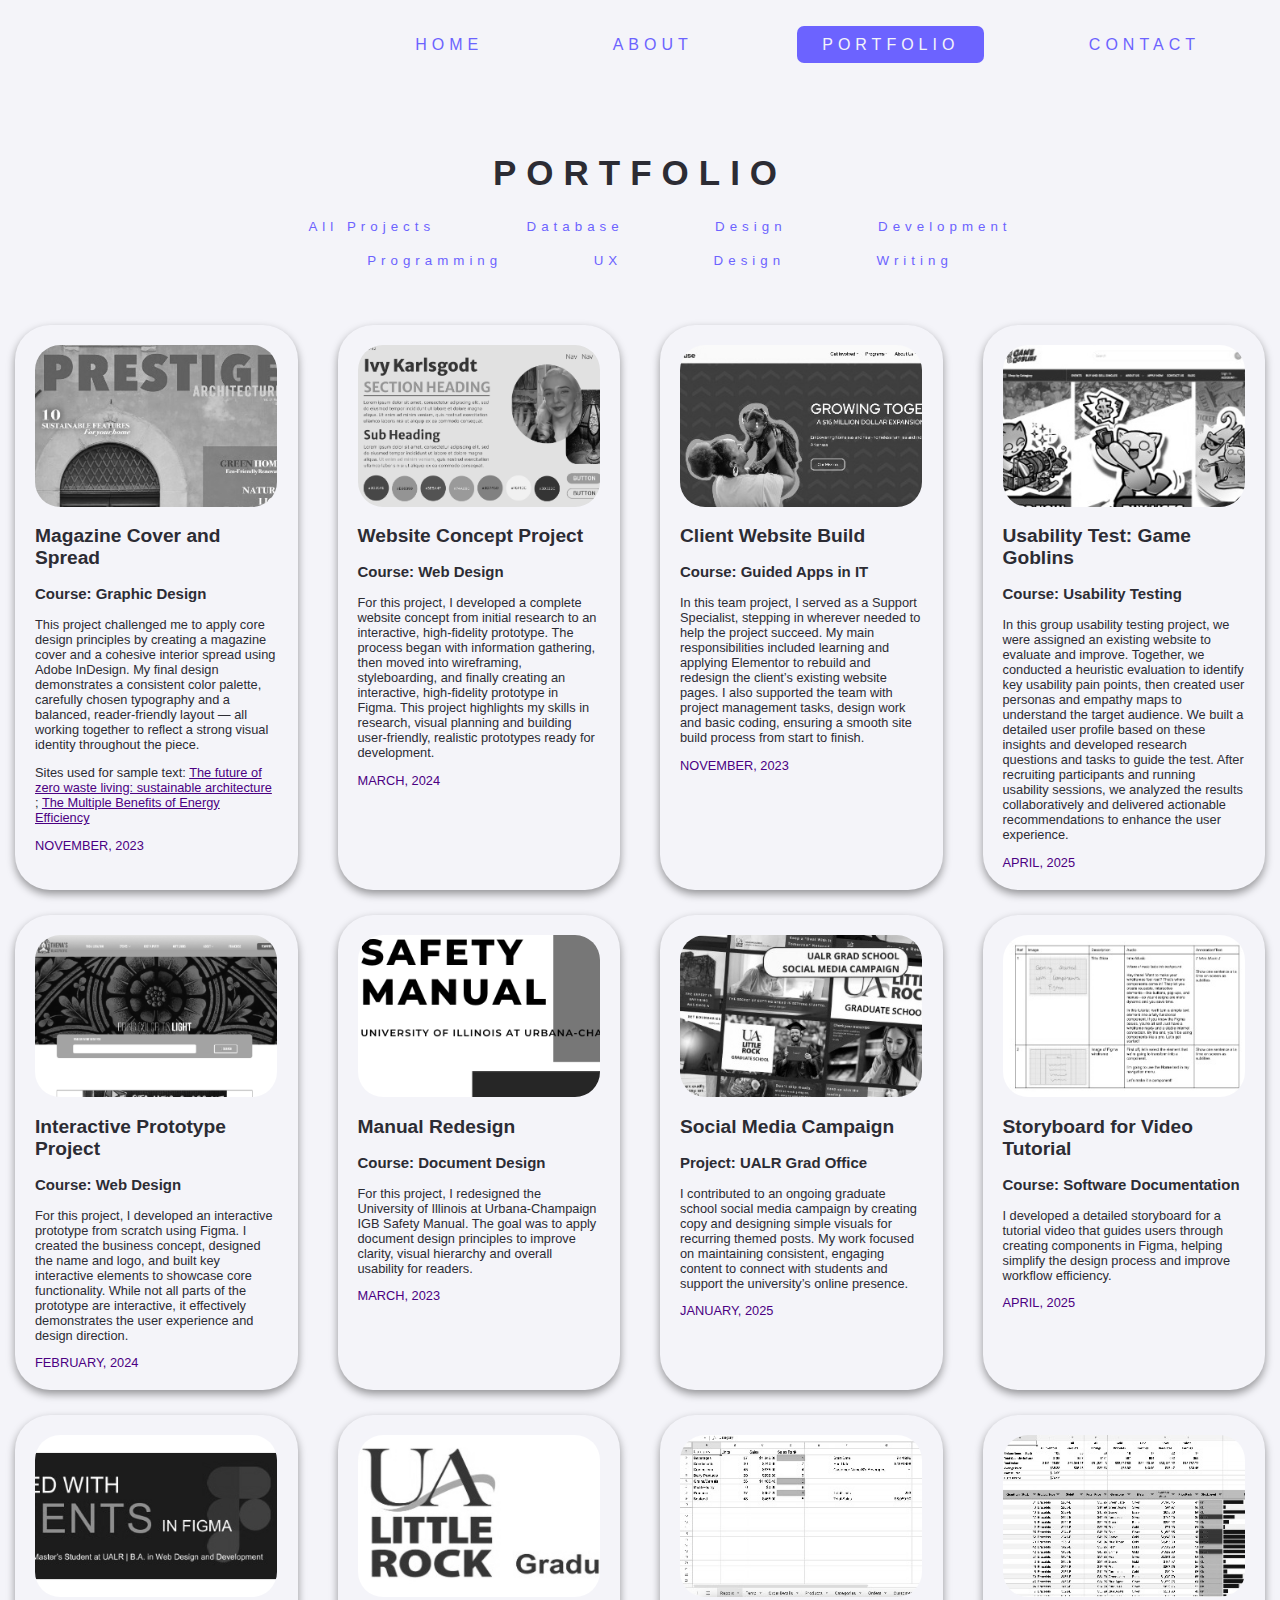
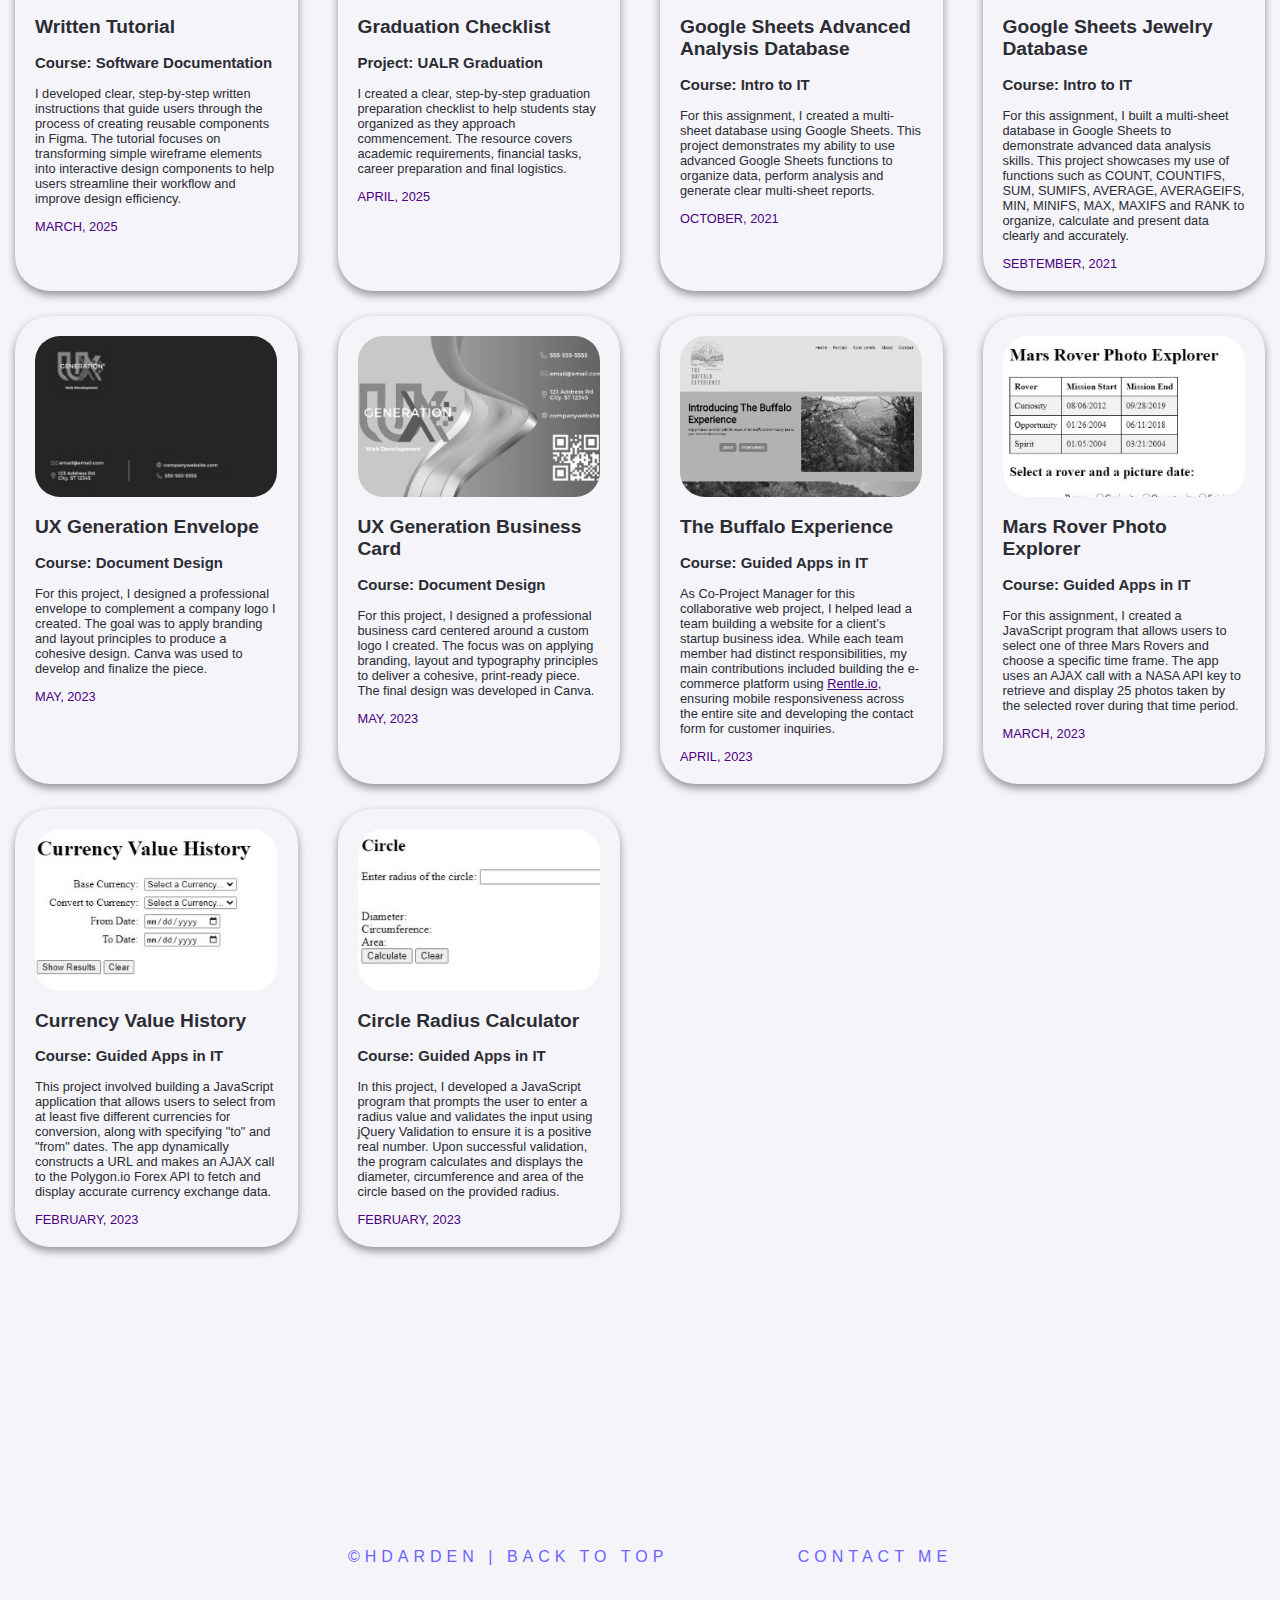
<file: portfolio/index.html>
<!DOCTYPE html>
<html lang="en">
<head>
    <meta charset="UTF-8">
    <meta http-equiv="X-UA-Compatible" content="IE=edge">
    <meta name="description" content="HDarden | Personal Portfolio" />
    <meta name="author" content="Hannah Darden" />
    <meta name="viewport" content="width=device-width, initial-scale=1.0">
    <title>HDarden | Portfolio</title>
    <link rel="icon" type="image/x-icon" href="../assets/img/logo3.ico">
    <link rel="stylesheet" href="../portfolio/assets/css/style.css" />
</head>
<body>
    
    <main>

        <header class="main-header">

            <nav class="main-nav">
                <ul>
                    <li><a href="../index.html">Home</a></li>
                    <li><a href="../index.html#about">About</a></li>
                    <li><a href="index.html"  class="current-page">Portfolio</a></li>
                    <li><a href="../contact/index.html">Contact</a></li>
                </ul>
            </nav>
            <section class="header-section">
                <h1>Portfolio</h1>
                <nav class="second-nav-btn">
                    <ul>
                        <li><button class="btn" onclick="filterSelection('all')">All Projects</button></li>
                        <li><button class="btn" onclick="filterSelection('database')">Database</button></li>
                        <li><button class="btn" onclick="filterSelection('design')">Design</button></li>
                        <li><button class="btn" onclick="filterSelection('development')">Development</button></li>
                    </ul>
                    <ul>
                      <li><button class="btn" onclick="filterSelection('programming')">Programming</button></li>
                      <li><button class="btn" onclick="filterSelection('ux')">UX</button></li>
                      <li><button class="btn" onclick="filterSelection('design')">Design</button></li>
                      <li><button class="btn" onclick="filterSelection('writing')">Writing</button></li>
                    </ul>
                </nav>
            </section>

        </header>

        <section class="articles" class="second-nav-fltr">
            <div class="row" class="second-nav-fltr">

              <article class="fltr design" class="post" class="col">
                <header class="article-header">
                  <figure>
                    <a href="../portfolio/assets/img/mag-cover-spread.pdf" rel="bookmark" title="link to this post" target="_blank"><img src="../portfolio/assets/img/mag-cover.jpg" alt="Prestige Magazine Cover screenshot" class="screenshots"/></a>
                  </figure>
                  <h2>Magazine Cover and Spread</h2>
                  <h3>Course: Graphic Design</h3>
                </header>
                <p>This project challenged me to apply core design principles by creating a magazine cover and a cohesive interior spread using Adobe InDesign. My final design demonstrates a consistent color palette, carefully chosen typography and a balanced, reader-friendly layout — all working together to reflect a strong visual identity throughout the piece.</p>
                <p>Sites used for sample text: <a href="https://www.colorado.edu/ecenter/2022/02/07/future-zero-waste-living-sustainable-architecture">The future of zero waste living: sustainable architecture</a> ; <a href="https://betterbuildingssolutioncenter.energy.gov/beat-blog/multiple-benefits-energy-efficiency">The Multiple Benefits of Energy Efficiency</a></p>
                <time class="post-date" datetime="2023-11">November, 2023</time>
            </article>

            <article class="fltr ux development" class="post" class="col">
                <header class="article-header">
                  <figure>
                    <a href="../portfolio/assets/img/web-concept-lamp-shade.pdf" rel="bookmark" title="link to this post" target="_blank"><img src="../portfolio/assets/img/lamp-shade-design.png" alt="web-concept-design-screenshot" class="screenshots"/></a>
                  </figure>
                  <h2>Website Concept Project</h2>
                  <h3>Course: Web Design</h3>
                </header>
                <p>For this project, I developed a complete website concept from initial research to an interactive, high-fidelity prototype. The process began with information gathering, then moved into wireframing, styleboarding, and finally creating an interactive, high-fidelity prototype in Figma. This project highlights my skills in research, visual planning and building user-friendly, realistic prototypes ready for development.</p>
                <time class="post-date" datetime="2024-03">March, 2024</time>
            </article>

            <article class="fltr design ux development" class="post" class="col">
                <header class="article-header">
                  <figure>
                    <a href="https://web-projects.net/our-house/" rel="bookmark" title="link to this post" target="_blank"><img src="../portfolio/assets/img/our-house.jpg" alt="Our House site screenshot" class="screenshots"/></a>
                  </figure>
                  <h2>Client Website Build</h2>
                  <h3>Course: Guided Apps in IT</h3>
                </header>
                <p>In this team project, I served as a Support Specialist, stepping in wherever needed to help the project succeed. My main responsibilities included learning and applying Elementor to rebuild and redesign the client’s existing website pages. I also supported the team with project management tasks, design work and basic coding, ensuring a smooth site build process from start to finish.</p>
                <time class="post-date" datetime="2023-11">November, 2023</time>
            </article>

             <article class="fltr ux" class="post" class="col">
                <header class="article-header">
                  <figure>
                    <a href="../portfolio/assets/img/usability-test.pdf" rel="bookmark" title="link to this post" target="_blank"><img src="../portfolio/assets/img/usability-test-gg.jpg" alt="Game Goblins site screenshot" class="screenshots"/></a>
                  </figure>
                  <h2>Usability Test: Game Goblins</h2>
                  <h3>Course: Usability Testing</h3>
                </header>
                <p>In this group usability testing project, we were assigned an existing website to evaluate and improve. Together, we conducted a heuristic evaluation to identify key usability pain points, then created user personas and empathy maps to understand the target audience. We built a detailed user profile based on these insights and developed research questions and tasks to guide the test. After recruiting participants and running usability sessions, we analyzed the results collaboratively and delivered actionable recommendations to enhance the user experience.</p>
                <time class="post-date" datetime="2025-04">April, 2025</time>
            </article>

            <article class="fltr design ux development" class="post" class="col">
                <header class="article-header">
                  <figure>
                    <a href="../portfolio/assets/img/interactive-prototype.pdf" rel="bookmark" title="link to this post" target="_blank"><img src="../portfolio/assets/img/interactive-prototype.png" alt="interactive-prototype-screenshot" class="screenshots"/></a>
                  </figure>
                  <h2>Interactive Prototype Project</h2>
                  <h3>Course: Web Design</h3>
                </header>
                <p>For this project, I developed an interactive prototype from scratch using Figma. I created the business concept, designed the name and logo, and built key interactive elements to showcase core functionality. While not all parts of the prototype are interactive, it effectively demonstrates the user experience and design direction.</p>
                <time class="post-date" datetime="2024-02">February, 2024</time>
            </article>
            
           <!-- <article class="fltr soft-skills" class="post" class="col">
              <header class="article-header">
                <figure>
                  <a href="../portfolio/assets/img/webtoons-eval.pdf" rel="bookmark" title="link to this post" target="_blank"><img src="../portfolio/assets/img/webtoons-eval.jpg" alt="Webtoons Evaluation screenshot" class="screenshots"/></a>
                </figure>
                <h2>Webtoons Site Evaluation</h2>
              </header>
              <p>Soft Skills Assignment for course: ITEC-3610-Intro to Information Technology. This is a soft skills assignment evaluating the overall layout and design of <a href="https://www.webtoons.com/en/">Webtoons</a>. </p>
              <time class="post-date" datetime="2023-11">November, 2023</time>
          </article> -->

          <!-- <article class="fltr soft-skills" class="post" class="col">
            <header class="article-header">
              <figure>
                <a href="../portfolio/assets/img/ourhouse-reflection.pdf" rel="bookmark" title="link to this post" target="_blank"><img src="../portfolio/assets/img/ourhouse-reflection.jpg" alt="Our House Project Reflection screenshot" class="screenshots"/></a>
              </figure>
              <h2>Our House Project Reflection</h2>
            </header>
            <p>Soft Skills Assignment for course: ITEC-4610-IT Project and Portfolio. This is a soft skills assignment reflecting on a group project to build a website for a non profit organization. </p>
            <time class="post-date" datetime="2023-11">November, 2023</time>
        </article> -->

        <article class="fltr design" class="post" class="col">
          <header class="article-header">
            <figure>
              <a href="../portfolio/assets/img/igb-redesign.pdf" rel="bookmark" title="link to this post" target="_blank"><img src="../portfolio/assets/img/igb-redesign.png" alt="IGB Manual Redesign screenshot" class="screenshots"/></a>
            </figure>
            <h2>Manual Redesign</h2>
            <h3>Course: Document Design</h3>
          </header>
          <p>For this project, I redesigned the University of Illinois at Urbana-Champaign IGB Safety Manual. The goal was to apply document design principles to improve clarity, visual hierarchy and overall usability for readers.</p>
          <time class="post-date" datetime="2023-03">March, 2023</time>
      </article>

      <article class="fltr design writing" class="post" class="col">
          <header class="article-header">
            <figure>
              <a href="../portfolio/projects/ualr-sm-campaign/index.html" rel="bookmark" title="link to this post" target="_blank"><img src="../portfolio/assets/img/smc.jpg" alt="Social Media Campaign for UA - Little Rock" class="screenshots"/></a>
            </figure>
            <h2>Social Media Campaign</h2>
            <h3>Project: UALR Grad Office</h3>
          </header>
          <p>I contributed to an ongoing graduate school social media campaign by creating copy and designing simple visuals for recurring themed posts. My work focused on maintaining consistent, engaging content to connect with students and support the university’s online presence.</p>
          <time class="post-date" datetime="2025-01">January, 2025</time>
      </article>

      <article class="fltr design writing" class="post" class="col">
          <header class="article-header">
            <figure>
              <a href="../portfolio/assets/img/soctware-documentation2.pdf" rel="bookmark" title="link to this post" target="_blank"><img src="../portfolio/assets/img/storyboard.jpg" alt="Video Tutorial Storyboard" class="screenshots"/></a>
            </figure>
            <h2>Storyboard for Video Tutorial</h2>
            <h3>Course: Software Documentation </h3>
          </header>
          <p>I developed a detailed storyboard for a tutorial video that guides users through creating components in Figma, helping simplify the design process and improve workflow efficiency.</p>
          <time class="post-date" datetime="2025-04">April, 2025</time>
      </article>

      <article class="fltr design writing" class="post" class="col">
          <header class="article-header">
            <figure>
              <a href="../portfolio/assets/img/software-documentation.pdf" rel="bookmark" title="link to this post" target="_blank"><img src="../portfolio/assets/img/written-instructions.jpg" alt="Written Tutorial screenshot" class="screenshots"/></a>
            </figure>
            <h2>Written Tutorial</h2>
            <h3>Course: Software Documentation </h3>
          </header>
          <p>I developed clear, step-by-step written instructions that guide users through the process of creating reusable components in Figma. The tutorial focuses on transforming simple wireframe elements into interactive design components to help users streamline their workflow and improve design efficiency.</p>
          <time class="post-date" datetime="2025-03">March, 2025</time>
      </article>

      <article class="fltr design writing" class="post" class="col">
          <header class="article-header">
            <figure>
              <a href="../portfolio/assets/img/grad-checklist.pdf" rel="bookmark" title="link to this post" target="_blank"><img src="../portfolio/assets/img/grad-checklist.jpg" alt="Grad Checklist screenshot" class="screenshots"/></a>
            </figure>
            <h2>Graduation Checklist</h2>
            <h3>Project: UALR Graduation </h3>
          </header>
          <p>I created a clear, step-by-step graduation preparation checklist to help students stay organized as they approach commencement. The resource covers academic requirements, financial tasks, career preparation and final logistics.</p>
          <time class="post-date" datetime="2025-04">April, 2025</time>
      </article>

        <article class="fltr database" class="post" class="col">
          <header class="article-header">
            <figure>
              <a href="https://docs.google.com/spreadsheets/d/1LWJ4wh0UKJQ258_fB7o1wUUZWJLVXWKBKL_CaNdljHY/edit?usp=sharing" rel="bookmark" title="link to this post" target="_blank"><img src="../portfolio/assets/img/advanced-analysis.jpg" alt="Advanced Analysis screenshot Database screenshot" class="screenshots"/></a>
            </figure>
            <h2>Google Sheets Advanced Analysis Database</h2>
            <h3>Course: Intro to IT</h3>
          </header>
          <p>For this assignment, I created a multi-sheet database using Google Sheets. This project demonstrates my ability to use advanced Google Sheets functions to organize data, perform analysis and generate clear multi-sheet reports. </p>
          <time class="post-date" datetime="2021-10">October, 2021</time>
      </article>

      <article class="fltr database" class="post" class="col">
        <header class="article-header">
          <figure>
            <a href="https://docs.google.com/spreadsheets/d/1NHv0h3deD_SmCEmdKRZLK_soVicHN9df9LL5ZJeqchA/edit?usp=sharing" rel="bookmark" title="link to this post" target="_blank"><img src="../portfolio/assets/img/jewelry-database.jpg" alt="Jewelry Database screenshot" class="screenshots"/></a>
          </figure>
          <h2>Google Sheets Jewelry Database</h2>
          <h3>Course: Intro to IT</h3>
        </header>
        <p>For this assignment, I built a multi-sheet database in Google Sheets to demonstrate advanced data analysis skills. This project showcases my use of functions such as COUNT, COUNTIFS, SUM, SUMIFS, AVERAGE, AVERAGEIFS, MIN, MINIFS, MAX, MAXIFS and RANK to organize, calculate and present data clearly and accurately.</p>
        <time class="post-date" datetime="2021-09">Sebtember, 2021</time>
    </article>

    <article class="fltr design" class="post" class="col">
      <header class="article-header">
        <figure>
          <a href="https://www.canva.com/design/DAFiRhe3dsg/rZ3F5ZWgI3bqr1fFMT-iqw/edit?utm_content=DAFiRhe3dsg&utm_campaign=designshare&utm_medium=link2&utm_source=sharebutton" rel="bookmark" title="link to this post" target="_blank"><img src="../portfolio/assets/img/ux-envelope.jpg" alt="UX Envelope screenshot" class="screenshots"/></a>
        </figure>
        <h2>UX Generation Envelope</h2>
        <h3>Course: Document Design</h3>
      </header>
      <p>For this project, I designed a professional envelope to complement a company logo I created. The goal was to apply branding and layout principles to produce a cohesive design. Canva was used to develop and finalize the piece.</p>
      <time class="post-date" datetime="2023-05">May, 2023</time>
            </article>

            <article class="fltr design" class="post" class="col">
              <header class="article-header">
                <figure>
                  <a href="https://www.canva.com/design/DAFfGkdAxLA/Mbs2w7lvJ6LLqe3IMyOaPw/edit?utm_content=DAFfGkdAxLA&utm_campaign=designshare&utm_medium=link2&utm_source=sharebutton" rel="bookmark" title="link to this post" target="_blank"><img src="../portfolio/assets/img/ux-bcard.jpg" alt="UX Business Card screenshot" class="screenshots"/></a>
                </figure>
                <h2>UX Generation Business Card</h2>
                <h3>Course: Document Design</h3>
              </header>
              <p>For this project, I designed a professional business card centered around a custom logo I created. The focus was on applying branding, layout and typography principles to deliver a cohesive, print-ready piece. The final design was developed in Canva.</p>
              <time class="post-date" datetime="2023-05">May, 2023</time>
                  </article>

       <!-- <article class="fltr design" class="post" class="col">
                    <header class="article-header">
                      <figure>
                        <a href="https://www.figma.com/proto/sW4zkBrhQIql4KR73PE9SY/Website-Concept-Paradise-Pastry?type=design&node-id=1-2&t=gRJXKghbiUF6AAmM-0&scaling=scale-down&page-id=0%3A1" rel="bookmark" title="link to this post" target="_blank"><img src="../portfolio/assets/img/web-concept.jpg" alt="Paradise Pastry Web Concept screenshot" class="screenshots"/></a>
                      </figure>
                      <h2>Paradise Pastry Website Concept</h2>
                      <h3>Course: Document Design</h3>
                    </header>
                    <p>In this project, I developed website design concepts for a pastry shop, building on the brand identity I created earlier in the year. Each design centers around the original logos and maintains a cohesive look and feel. Canva and Figma were used to create clean, user-friendly mockups that reflect the shop’s inviting atmosphere. </p>
                    <time class="post-date" datetime="2023-05">May, 2023</time>
                      </article> -->

          <!-- <article class="fltr design development" class="post" class="col">
                        <header class="article-header">
                          <figure>
                            <a href="https://hmdarden.github.io/ifsc-3342/final-project/index.html" rel="bookmark" title="link to this post" target="_blank"><img src="../portfolio/assets/img/wvw-blog.jpg" alt="Witcher v Witcher Blog homepage screenshot" class="screenshots"/></a>
                          </figure>
                          <h2>Witcher v Witcher Blog</h2>
                        </header>
                        <p>Individual web project for course: IFSC-3342-Mobile Web Development. The main goal for this project was creating a site that is mobile responsive for viewers. This project focused on the use of HTML and CSS grid.</p>
                        <time class="post-date" datetime="2023-05">May, 2023</time>
          </article> -->

          <article class="fltr design ux development" class="post" class="col">
            <header class="article-header">
              <figure>
                <a href="https://hmdarden.github.io/it-onyx/final-project/index.html" rel="bookmark" title="link to this post" target="_blank"><img src="../portfolio/assets/img/tbe.jpg" alt="The Buffalo Experience homepage screenshot" class="screenshots"/></a>
              </figure>
              <h2>The Buffalo Experience </h2>
              <h3>Course: Guided Apps in IT</h3>
            </header>
            <p>As Co-Project Manager for this collaborative web project, I helped lead a team building a website for a client’s startup business idea. While each team member had distinct responsibilities, my main contributions included building the e-commerce platform using <a href="https://www.rentle.io/">Rentle.io</a>, ensuring mobile responsiveness across the entire site and developing the contact form for customer inquiries.</p>
            <time class="post-date" datetime="2023-04">April, 2023</time>
          </article>

          <article class="fltr programming" class="post" class="col">
            <header class="article-header">
              <figure>
                <a href="https://hmdarden.github.io/it-onyx/mars-rover-photo-explr/index.html" rel="bookmark" title="link to this post" target="_blank"><img src="../portfolio/assets/img/photo-xplr.JPG" alt="Photo Explorer screenshot" class="screenshots"/></a>
              </figure>
              <h2>Mars Rover Photo Explorer</h2>
              <h3>Course: Guided Apps in IT</h3>
            </header>
            <p>For this assignment, I created a JavaScript program that allows users to select one of three Mars Rovers and choose a specific time frame. The app uses an AJAX call with a NASA API key to retrieve and display 25 photos taken by the selected rover during that time period.</p>
            <time class="post-date" datetime="2023-03">March, 2023</time>
          </article>

         <!-- <article class="fltr design development" class="post" class="col">
            <header class="article-header">
              <figure>
                <a href="https://hmdarden.github.io/it-onyx/individual-web-project/index.html" rel="bookmark" title="link to this post" target="_blank"><img src="../portfolio/assets/img/mcu-blog.jpg" alt="Marvel Cinematic Universe Blog homepage screenshot" class="screenshots"/></a>
              </figure>
              <h2>MCU Blog Site </h2>
            </header>
            <p>Individual web project for course: ITEC-3650-Guided Apps in IT. This project focused on the use of HTML, CSS, and text animation experimentation.</p>
            <time class="post-date" datetime="2023-03">March, 2023</time>
        </article> -->

        <article class="fltr programming" class="post" class="col">
          <header class="article-header">
            <figure>
              <a href="https://hmdarden.github.io/it-onyx/currency-value-conversion/index.html" rel="bookmark" title="link to this post" target="_blank"><img src="../portfolio/assets/img/cur-val.JPG" alt="Currency Value screenshot" class="screenshots"/></a>
            </figure>
            <h2>Currency Value History </h2>
            <h3>Course: Guided Apps in IT</h3>
          </header>
          <p>This project involved building a JavaScript application that allows users to select from at least five different currencies for conversion, along with specifying "to" and "from" dates. The app dynamically constructs a URL and makes an AJAX call to the Polygon.io Forex API to fetch and display accurate currency exchange data.</p>
          <time class="post-date" datetime="2023-02">February, 2023</time>
        </article>

        <article class="fltr programming" class="post" class="col">
          <header class="article-header">
            <figure>
              <a href="https://hmdarden.github.io/it-onyx/circle/index.html" rel="bookmark" title="link to this post" target="_blank"><img src="../portfolio/assets/img/cir-calc.JPG" alt="Circle Radius Calculator screenshot" class="screenshots"/></a>
            </figure>
            <h2>Circle Radius Calculator</h2>
            <h3>Course: Guided Apps in IT</h3>
          </header>
          <p>In this project, I developed a JavaScript program that prompts the user to enter a radius value and validates the input using jQuery Validation to ensure it is a positive real number. Upon successful validation, the program calculates and displays the diameter, circumference and area of the circle based on the provided radius.</p>
          <time class="post-date" datetime="2023-02">February, 2023</time>
        </article>

        <!-- <article class="fltr writing" class="post" class="col">
          <header class="article-header">
            <figure>
              <a href="../portfolio/assets/img/sp-writing.pdf" rel="bookmark" title="link to this post" target="_blank"><img src="../portfolio/assets/img/sp-writing.jpg" alt="Writing Sample screenshot" class="screenshots"/></a>
            </figure>
            <h2>Unsolicited Short Proposal</h2>
          </header>
          <p>Writing Assignment for course: RHET-3326-Technical Writing. This is a writing sample written as a professional memo. </p>
          <time class="post-date" datetime="2021-05">May, 2021</time>
        </article> -->

       <!-- <article class="fltr writing" class="post" class="col">
          <header class="article-header">
            <figure>
              <a href="../portfolio/assets/img/wp-writing.pdf" rel="bookmark" title="link to this post" target="_blank"><img src="../portfolio/assets/img/wp-writing.jpg" alt="Writing Sample screenshot" class="screenshots"/></a>
            </figure>
            <h2>Five Workplace Writing Tips</h2>
          </header>
          <p>Writing Assignment for course: RHET-3326-Technical Writing. This is a writing sample written as a professional memo. </p>
          <time class="post-date" datetime="2021-02">February, 2021</time>
      </article> -->

        </div>
        </section>

        <footer>
          <nav id="main-footer" class="main-footer">
              <ul>
                 <!-- <li><a href="../portfolio/portfolio.html">Projects</a></li> -->
                  <li class="desktop-link"><a href="#top">&copyHDarden | Back to Top</a></li>
                  <li><a href="../contact/index.html">Contact Me</a></li>
                  <li class="mobile-link"><a href="#top">&copyHDarden | Back to Top</a></li>
              </ul>
          </nav>
          </footer>

    </main>

</body>
<script src="assets/js/script.js"></script>
<script src="https://cdn.jsdelivr.net/npm/bootstrap@5.3.0-alpha2/dist/js/bootstrap.bundle.min.js" integrity="sha384-qKXV1j0HvMUeCBQ+QVp7JcfGl760yU08IQ+GpUo5hlbpg51QRiuqHAJz8+BrxE/N" crossorigin="anonymous"></script>
</html>
</file>
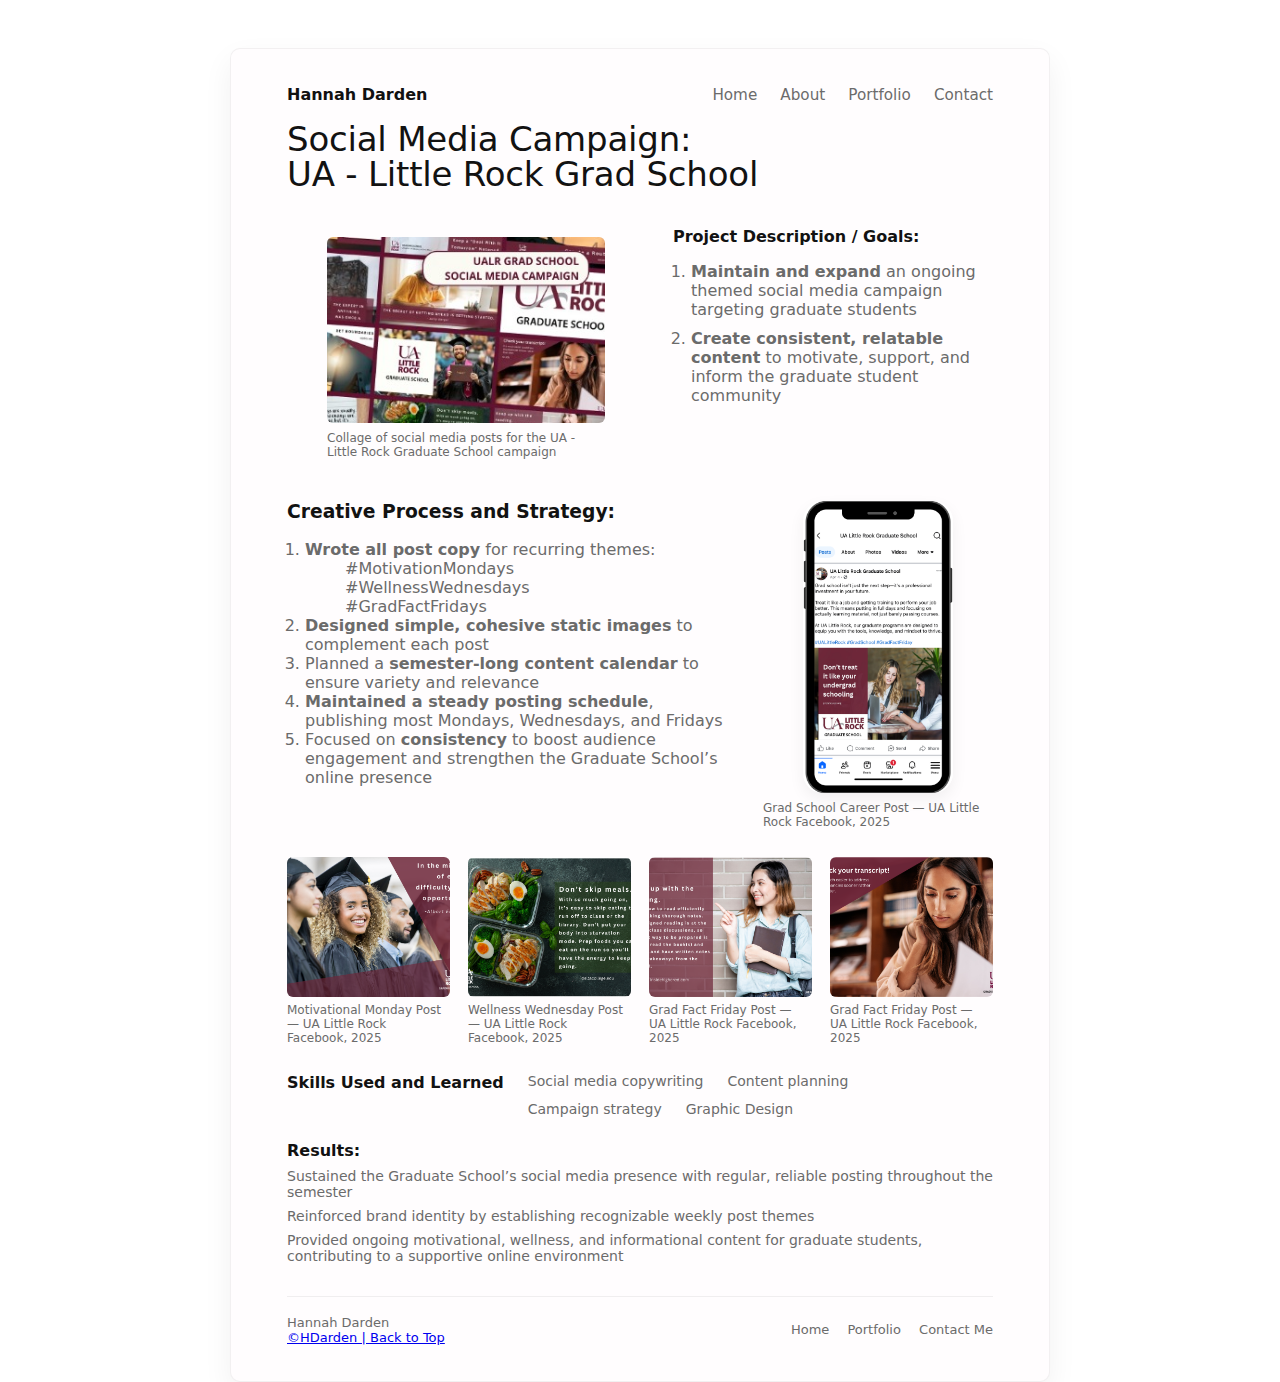
<file: portfolio/projects/ualr-sm-campaign/index.html>
<!DOCTYPE html>
<html lang="en">
<head>
    <meta charset="UTF-8">
    <meta http-equiv="X-UA-Compatible" content="IE=edge">
    <meta name="description" content="HDarden | Personal Portfolio" />
    <meta name="author" content="Hannah Darden" />
    <meta name="viewport" content="width=device-width, initial-scale=1.0">
    <title>HDarden | Portfolio</title>
    <link rel="icon" type="image/x-icon" href="../assets/img/logo3.ico">
    <link rel="stylesheet" href="../ualr-sm-campaign/assets/css/style.css" />
</head>
<body>

<div class="page-bg">
    <main class="card">
      <header class="card-header">
        <div class="brand">Hannah Darden</div>
        <nav class="top-nav">
          <a href="../../../index.html">Home</a>
          <a href="../../../index.html#about">About</a>
          <a href="../../../portfolio/index.html">Portfolio</a>
          <a href="../../../contact/index.html">Contact</a>
        </nav>
      </header>

      <section class="hero">
        <h1 class="project-title">
          Social Media Campaign:
          <br />
          UA - Little Rock Grad School
        </h1>

        <div class="hero-grid">
          <figure class="hero-photo">
            <img src="assets/img/smc.jpg" alt="UALR grad school collage" />
            <figcaption>Collage of social media posts for the UA - Little Rock Graduate School campaign</figcaption>
          </figure>

          <aside class="project-goals">
            <h3>Project Description / Goals:</h3>
            <ol>
              <li><strong>Maintain and expand</strong> an ongoing themed social media campaign targeting graduate students</li>
              <li><strong>Create consistent, relatable content</strong> to motivate, support, and inform the graduate student community</li>
            </ol>
          </aside>
        </div>
      </section>

      <section class="creative-process">
        <div class="process-left">
          <h3>Creative Process and Strategy:</h3>
          <ol>
            <li><strong>Wrote all post copy</strong> for recurring themes: 
              <ul>#MotivationMondays</ul>
              <ul>#WellnessWednesdays</ul>
              <ul>#GradFactFridays</ul>
            </li>
            <li><strong>Designed simple, cohesive static images</strong> to complement each post</li>
            <li>Planned a <strong>semester-long content calendar</strong> to ensure variety and relevance</li>
            <li><strong>Maintained a steady posting schedule</strong>, publishing most Mondays, Wednesdays, and Fridays</li>
            <li>Focused on <strong>consistency</strong> to boost audience engagement and strengthen the Graduate School’s online presence</li>
          </ol>
        </div>

        <div class="phone-mockup">
          <!-- Replace with screenshot of Instagram post -->
          <img src="assets/img/fb-feed.png" alt="Facebook Screenshot" />
          <figcaption>Grad School Career Post — UA Little Rock Facebook, 2025</figcaption>
        </div>
      </section>

      <section class="gallery">
        <figure>
          <img src="assets/img/mm1.png" alt="Motivation Monday" />
          <figcaption>Motivational Monday Post — UA Little Rock Facebook, 2025</figcaption>
        </figure>
        <figure>
          <img src="assets/img/ww1.png" alt="Wellness Wednesday" />
          <figcaption>Wellness Wednesday Post — UA Little Rock Facebook, 2025</figcaption>
        </figure>
        <figure>
          <img src="assets/img/ff1.png" alt="Fact Friday 1" />
          <figcaption>Grad Fact Friday Post — UA Little Rock Facebook, 2025</figcaption>
        </figure>
        <figure>
          <img src="assets/img/ff2.png" alt="Fact Friday 1" />
          <figcaption>Grad Fact Friday Post — UA Little Rock Facebook, 2025</figcaption>
        </figure>
      </section>

      <section class="skills-results">
        <div class="skills">
          <h4>Skills Used and Learned</h4>
          <ul class="skill-list">
            <li>Social media copywriting</li>
            <li>Content planning</li>
            <li>Campaign strategy</li>
            <li>Graphic Design</li>
          </ul>
        </div>

        <div class="results">
          <h4>Results:</h4>
          <ul>
            <li>Sustained the Graduate School’s social media presence with regular, reliable posting throughout the semester</li>
            <li>Reinforced brand identity by establishing recognizable weekly post themes</li>
            <li>Provided ongoing motivational, wellness, and informational content for graduate students, contributing to a supportive online environment</li>
          </ul>
        </div>
      </section>

      <footer class="card-footer">
        <div class="contact">
          <div class="name">Hannah Darden</div>
          <div class="copyright"><a href="#top">&copyHDarden | Back to Top</a></div>
        </div>

        <nav class="footer-nav">
          <a href="../../../index.html">Home</a>
          <a href="../../../portfolio/index.html"  class="current-page">Portfolio</a>
          <a href="../../../contact/index.html">Contact Me</a>
        </nav>
      </footer>
    </main>
  </div>

</body>
</html>
</file>
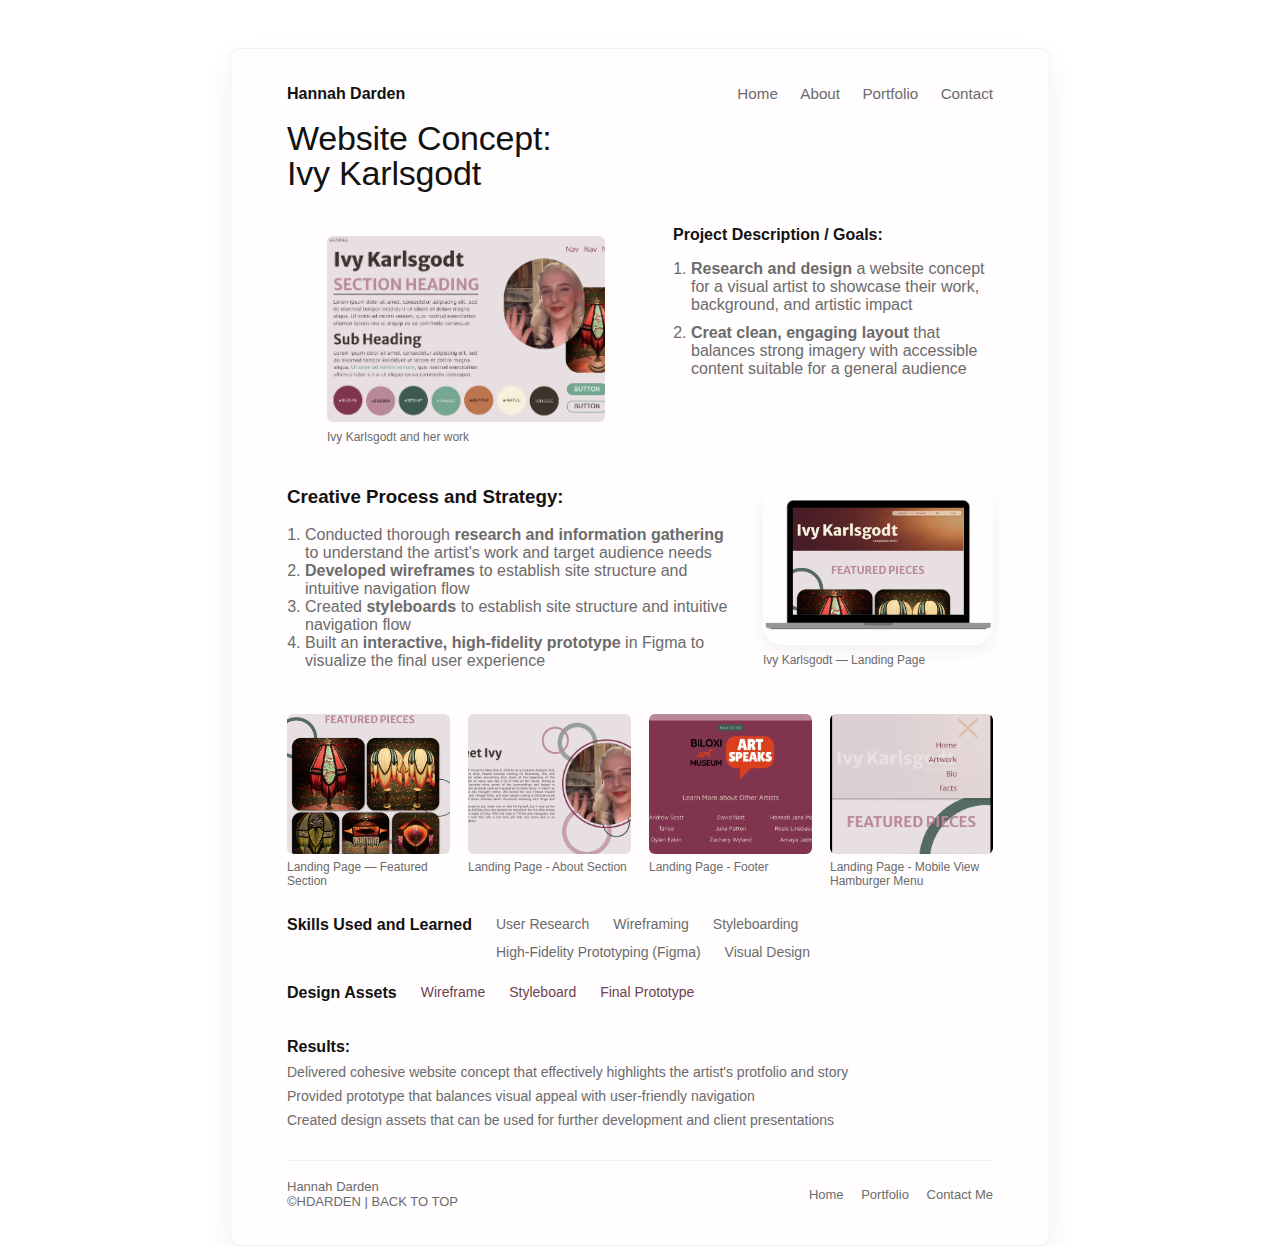
<file: portfolio/projects/web-concept-ivy/index.html>
<!DOCTYPE html>
<html lang="en">
<head>
    <meta charset="UTF-8">
    <meta http-equiv="X-UA-Compatible" content="IE=edge">
    <meta name="description" content="HDarden | Personal Portfolio" />
    <meta name="author" content="Hannah Darden" />
    <meta name="viewport" content="width=device-width, initial-scale=1.0">
    <title>HDarden | Portfolio</title>
    <link rel="icon" type="image/x-icon" href="../assets/img/logo3.ico">
    <link rel="stylesheet" href="../web-concept-ivy/assets/css/style.css" />
</head>
<body>

<div class="page-bg">
    <main class="card">
      <header class="card-header">
        <div class="brand">Hannah Darden</div>
        <nav class="top-nav">
          <a href="../../../index.html">Home</a>
          <a href="../../../index.html#about">About</a>
          <a href="../../../portfolio/index.html">Portfolio</a>
          <a href="../../../contact/index.html">Contact</a>
        </nav>
      </header>

      <section class="hero">
        <h1 class="project-title">
          Website Concept:
          <br />
          Ivy Karlsgodt
        </h1>

        <div class="hero-grid">
          <figure class="hero-photo">
            <img src="assets/img/lamp-shade-design.png" alt="UALR grad school collage" />
            <figcaption>Ivy Karlsgodt and her work</figcaption>
          </figure>

          <aside class="project-goals">
            <h3>Project Description / Goals:</h3>
            <ol>
              <li><strong>Research and design</strong> a website concept for a visual artist to showcase their work, background, and artistic impact</li>
              <li><strong>Creat clean, engaging layout</strong> that balances strong imagery with accessible content suitable for a general audience</li>
            </ol>
          </aside>
        </div>
      </section>

      <section class="creative-process">
        <div class="process-left">
          <h3>Creative Process and Strategy:</h3>
          <ol>
            <li>Conducted thorough <strong>research and information gathering</strong> to understand the artist's work and target audience needs</li>
            <li><strong>Developed wireframes</strong> to establish site structure and intuitive navigation flow</li>
            <li>Created <strong>styleboards</strong> to establish site structure and intuitive navigation flow</li>
            <li>Built an <strong>interactive, high-fidelity prototype</strong> in Figma to visualize the final user experience</li>
          </ol>
        </div>

        <div class="phone-mockup">
          <!-- Replace with screenshot of Instagram post -->
          <img src="assets/img/mockup-ikaos.png" alt="Website Landing Page" />
          <figcaption>Ivy Karlsgodt — Landing Page</figcaption>
        </div>
      </section>

      <section class="gallery">
        <figure>
          <img src="assets/img/featured.png" alt="Featured" />
          <figcaption>Landing Page — Featured Section</figcaption>
        </figure>
        <figure>
          <img src="assets/img/about.png" alt="About" />
          <figcaption>Landing Page - About Section</figcaption>
        </figure>
        <figure>
          <img src="assets/img/footer.png" alt="Footer" />
          <figcaption>Landing Page - Footer</figcaption>
        </figure>
        <figure>
          <img src="assets/img/hamburger-menu.png" alt="Mobile View Hamburger Menu" />
          <figcaption>Landing Page - Mobile View Hamburger Menu</figcaption>
        </figure>
      </section>

      <section class="skills-results">
        <div class="skills">
          <h4>Skills Used and Learned</h4>
          <ul class="skill-list">
            <li>User Research</li>
            <li>Wireframing</li>
            <li>Styleboarding</li>
            <li>High-Fidelity Prototyping (Figma)</li>
            <li>Visual Design</li>
          </ul>
        </div>

        <div class="design-assets">
        <h4>Design Assets</h4>
        <ul class="asset-links">
          <li><a href="https://www.figma.com/proto/ij7xWXpKYhyaSJTIujgafi/Project-1--Part-2?node-id=1-2&p=f&t=MLwMjbovUzTirHaw-1&scaling=min-zoom&content-scaling=fixed&page-id=0%3A1&starting-point-node-id=1%3A2" target="_blank" rel="noopener noreferrer">Wireframe</a></li>
          <li><a href="https://www.figma.com/proto/dzfsviPnoMJcOK9c4cNQAU/Project-1--Part-3?node-id=1-2&p=f&t=2YDdC1YZVnB3hXDu-1&scaling=contain&content-scaling=fixed&page-id=0%3A1" target="_blank" rel="noopener noreferrer">Styleboard</a></li>
          <li><a href="https://www.figma.com/proto/DdehMYzF3dxP5H0W5MUojZ/Project-1--Part-4?node-id=1-2&p=f&t=40feDAs1YiPfrQdM-0&scaling=scale-down&content-scaling=fixed&page-id=0%3A1&starting-point-node-id=1%3A2&show-proto-sidebar=1" target="_blank" rel="noopener noreferrer">Final Prototype</a></li>
        </ul>
        </div>

        <div class="results">
          <h4>Results:</h4>
          <ul>
            <li>Delivered cohesive website concept that effectively highlights the artist's protfolio and story</li>
            <li>Provided prototype that balances visual appeal with user-friendly navigation</li>
            <li>Created design assets that can be used for further development and client presentations</li>
          </ul>
        </div>
      </section>

      <footer class="card-footer">
        <div class="contact">
          <div class="name">Hannah Darden</div>
          <div class="copyright"><a href="#top">&copyHDarden | Back to Top</a></div>
        </div>

        <nav class="footer-nav">
          <a href="../../../index.html">Home</a>
          <a href="../../../portfolio/index.html"  class="current-page">Portfolio</a>
          <a href="../../../contact/index.html">Contact Me</a>
        </nav>
      </footer>
    </main>
  </div>

</body>
</html>
</file>
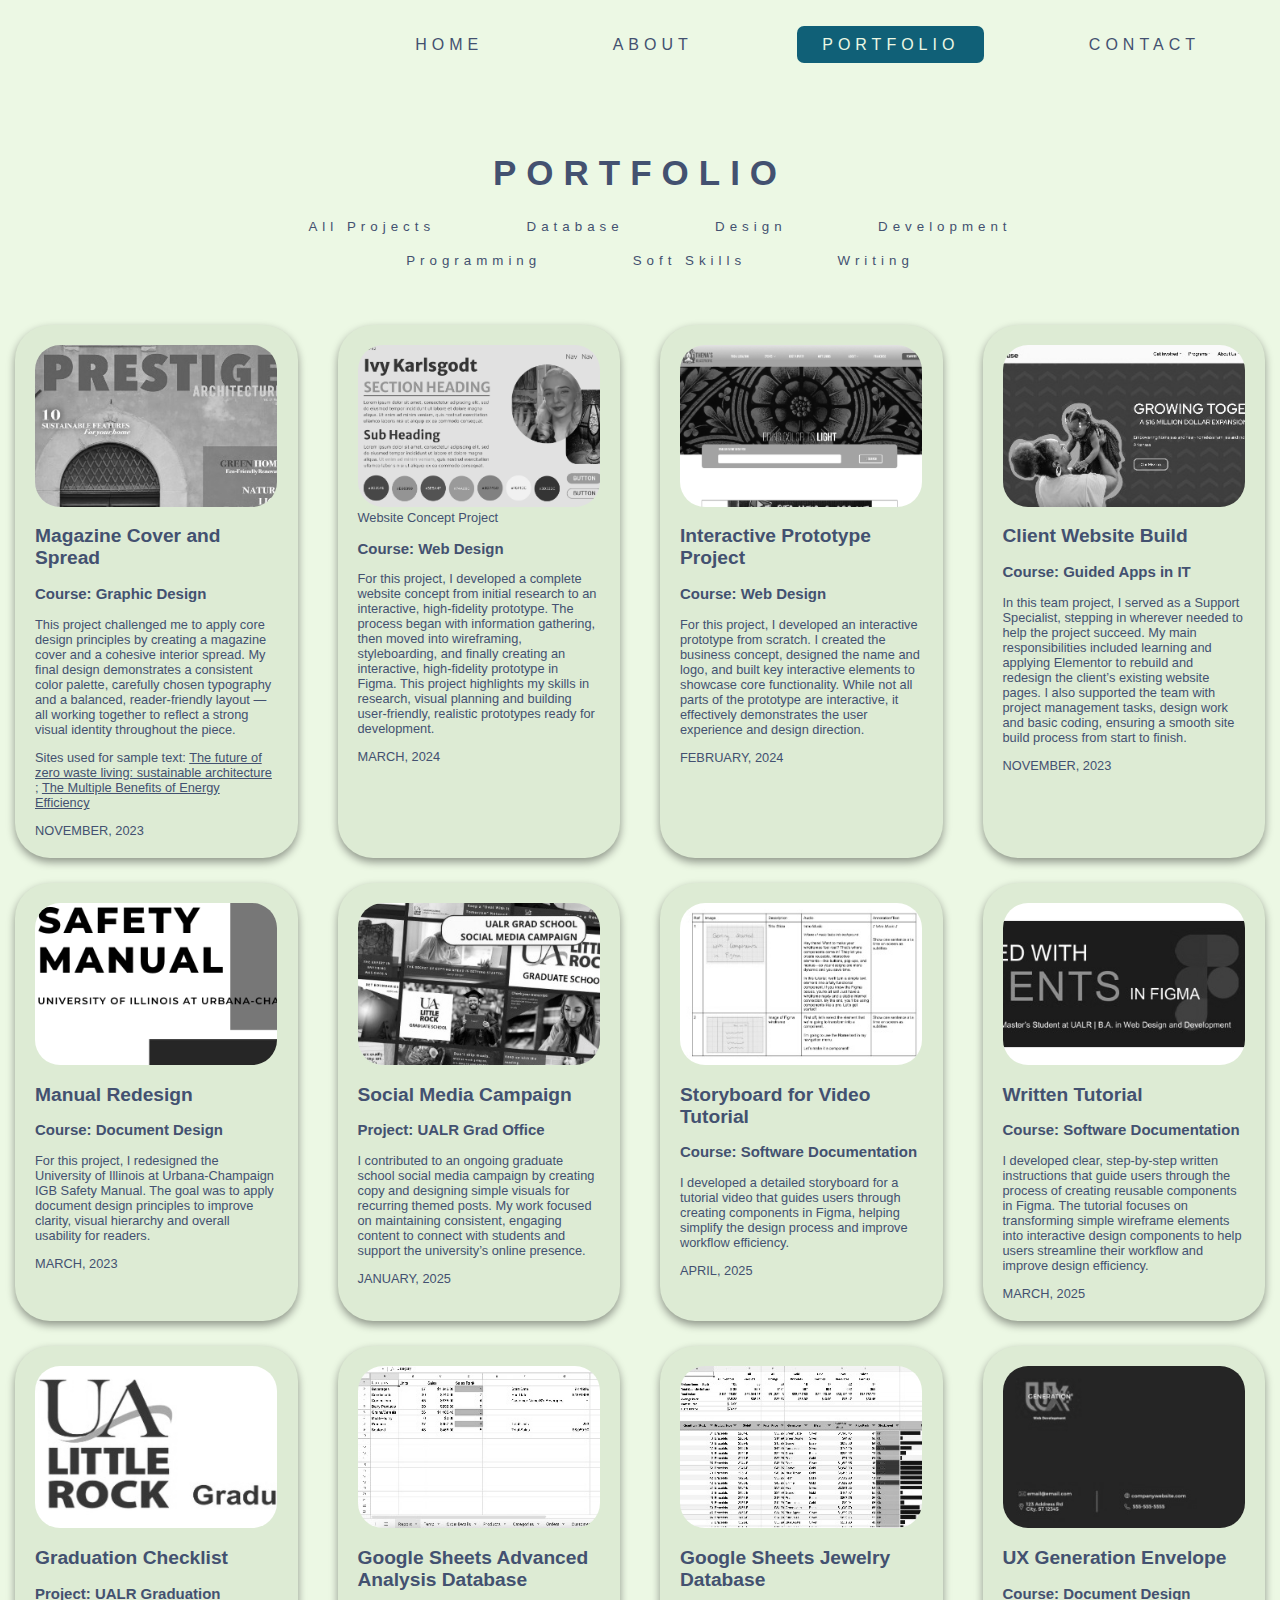
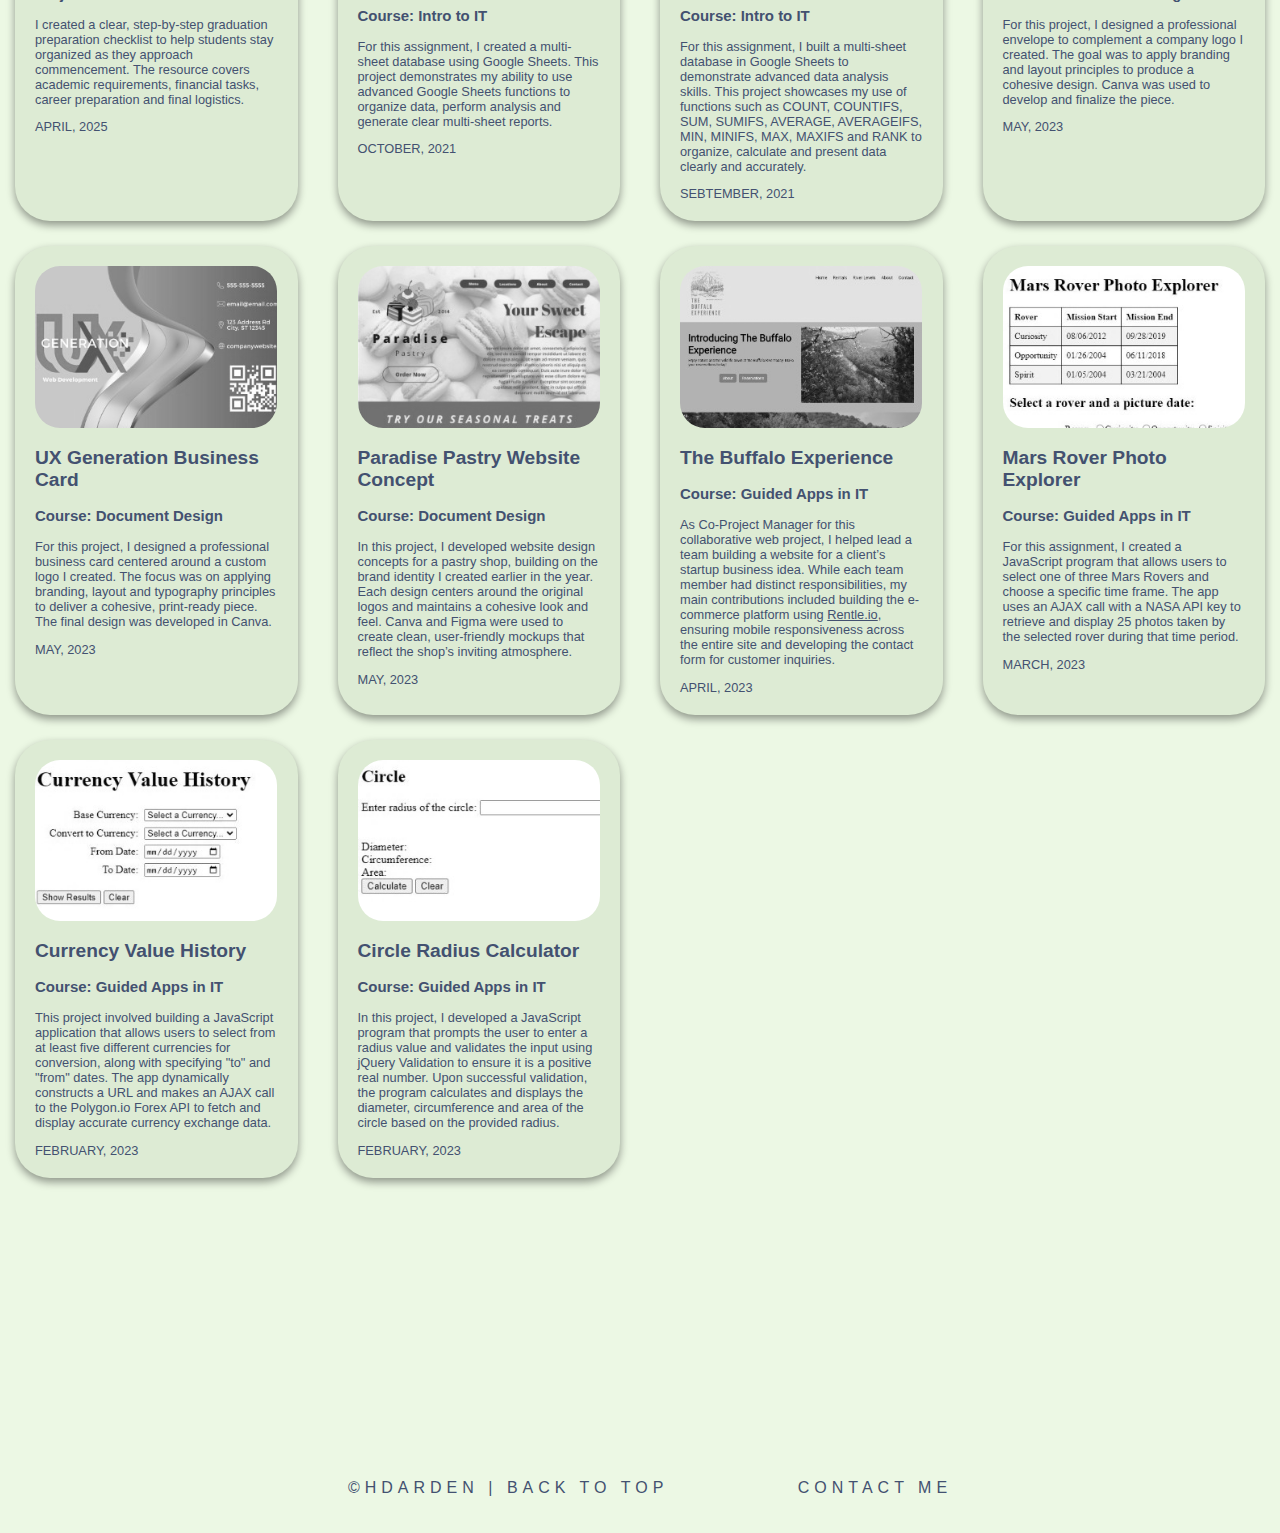
<file: page-portfolio/portfolio.html>
<!DOCTYPE html>
<html lang="en">
<head>
    <meta charset="UTF-8">
    <meta http-equiv="X-UA-Compatible" content="IE=edge">
    <meta name="description" content="HDarden | Personal Portfolio" />
    <meta name="author" content="Hannah Darden" />
    <meta name="viewport" content="width=device-width, initial-scale=1.0">
    <title>HDarden | Portfolio</title>
    <link rel="icon" type="image/x-icon" href="../assets/img/logo.png">
    <link rel="stylesheet" href="../page-portfolio/assets/css/style.css" />
</head>
<body>
    
    <main>

        <header class="main-header">

            <nav class="main-nav">
                <ul>
                    <li><a href="../index.html">Home</a></li>
                    <li><a href="../index.html#about">About</a></li>
                    <li><a href="portfolio.html"  class="current-page">Portfolio</a></li>
                    <li><a href="../page-contact/contact.html">Contact</a></li>
                </ul>
            </nav>
            <section class="header-section">
                <h1>Portfolio</h1>
                <nav class="second-nav-btn">
                    <ul>
                        <li><button class="btn" onclick="filterSelection('all')">All Projects</button></li>
                        <li><button class="btn" onclick="filterSelection('database')">Database</button></li>
                        <li><button class="btn" onclick="filterSelection('design')">Design</button></li>
                        <li><button class="btn" onclick="filterSelection('development')">Development</button></li>
                    </ul>
                    <ul>
                      <li><button class="btn" onclick="filterSelection('programming')">Programming</button></li>
                      <li><button class="btn" onclick="filterSelection('soft-skills')">Soft Skills</button></li>
                      <li><button class="btn" onclick="filterSelection('writing')">Writing</button></li>
                    </ul>
                </nav>
            </section>

        </header>

        <section class="articles" class="second-nav-fltr">
            <div class="row" class="second-nav-fltr">

              <article class="fltr design" class="post" class="col">
                <header class="article-header">
                  <figure>
                    <a href="../page-portfolio/assets/img/mag-cover-spread.pdf" rel="bookmark" title="link to this post" target="_blank"><img src="../page-portfolio/assets/img/mag-cover.jpg" alt="Prestige Magazine Cover screenshot" class="screenshots"/></a>
                  </figure>
                  <h2>Magazine Cover and Spread</h2>
                  <h3>Course: Graphic Design</h3>
                </header>
                <p>This project challenged me to apply core design principles by creating a magazine cover and a cohesive interior spread. My final design demonstrates a consistent color palette, carefully chosen typography and a balanced, reader-friendly layout — all working together to reflect a strong visual identity throughout the piece.</p>
                <p>Sites used for sample text: <a href="https://www.colorado.edu/ecenter/2022/02/07/future-zero-waste-living-sustainable-architecture">The future of zero waste living: sustainable architecture</a> ; <a href="https://betterbuildingssolutioncenter.energy.gov/beat-blog/multiple-benefits-energy-efficiency">The Multiple Benefits of Energy Efficiency</a></p>
                <time class="post-date" datetime="2023-11">November, 2023</time>
            </article>

            <article class="fltr design development" class="post" class="col">
                <header class="article-header">
                  <figure>
                    <a href="../page-portfolio/assets/img/web-concept-lamp-shade.pdf" rel="bookmark" title="link to this post" target="_blank"><img src="../page-portfolio/assets/img/lamp-shade-design.png" alt="web-concept-design-screenshot" class="screenshots"/></a>
                  </figure>Website Concept Project</h2>
                  <h3>Course: Web Design</h3>
                </header>
                <p>For this project, I developed a complete website concept from initial research to an interactive, high-fidelity prototype. The process began with information gathering, then moved into wireframing, styleboarding, and finally creating an interactive, high-fidelity prototype in Figma. This project highlights my skills in research, visual planning and building user-friendly, realistic prototypes ready for development.</p>
                <time class="post-date" datetime="2024-03">March, 2024</time>
            </article>

            <article class="fltr design development" class="post" class="col">
                <header class="article-header">
                  <figure>
                    <a href="../page-portfolio/assets/img/interactive-prototype.pdf" rel="bookmark" title="link to this post" target="_blank"><img src="../page-portfolio/assets/img/interactive-prototype.png" alt="interactive-prototype-screenshot" class="screenshots"/></a>
                  </figure>
                  <h2>Interactive Prototype Project</h2>
                  <h3>Course: Web Design</h3>
                </header>
                <p>For this project, I developed an interactive prototype from scratch. I created the business concept, designed the name and logo, and built key interactive elements to showcase core functionality. While not all parts of the prototype are interactive, it effectively demonstrates the user experience and design direction.</p>
                <time class="post-date" datetime="2024-02">February, 2024</time>
            </article>

              <article class="fltr design development" class="post" class="col">
                <header class="article-header">
                  <figure>
                    <a href="https://web-projects.net/our-house/" rel="bookmark" title="link to this post" target="_blank"><img src="../page-portfolio/assets/img/our-house.jpg" alt="Our House site screenshot" class="screenshots"/></a>
                  </figure>
                  <h2>Client Website Build</h2>
                  <h3>Course: Guided Apps in IT</h3>
                </header>
                <p>In this team project, I served as a Support Specialist, stepping in wherever needed to help the project succeed. My main responsibilities included learning and applying Elementor to rebuild and redesign the client’s existing website pages. I also supported the team with project management tasks, design work and basic coding, ensuring a smooth site build process from start to finish.</p>
                <time class="post-date" datetime="2023-11">November, 2023</time>
            </article>
            
           <!-- <article class="fltr soft-skills" class="post" class="col">
              <header class="article-header">
                <figure>
                  <a href="../page-portfolio/assets/img/webtoons-eval.pdf" rel="bookmark" title="link to this post" target="_blank"><img src="../page-portfolio/assets/img/webtoons-eval.jpg" alt="Webtoons Evaluation screenshot" class="screenshots"/></a>
                </figure>
                <h2>Webtoons Site Evaluation</h2>
              </header>
              <p>Soft Skills Assignment for course: ITEC-3610-Intro to Information Technology. This is a soft skills assignment evaluating the overall layout and design of <a href="https://www.webtoons.com/en/">Webtoons</a>. </p>
              <time class="post-date" datetime="2023-11">November, 2023</time>
          </article> -->

          <!-- <article class="fltr soft-skills" class="post" class="col">
            <header class="article-header">
              <figure>
                <a href="../page-portfolio/assets/img/ourhouse-reflection.pdf" rel="bookmark" title="link to this post" target="_blank"><img src="../page-portfolio/assets/img/ourhouse-reflection.jpg" alt="Our House Project Reflection screenshot" class="screenshots"/></a>
              </figure>
              <h2>Our House Project Reflection</h2>
            </header>
            <p>Soft Skills Assignment for course: ITEC-4610-IT Project and Portfolio. This is a soft skills assignment reflecting on a group project to build a website for a non profit organization. </p>
            <time class="post-date" datetime="2023-11">November, 2023</time>
        </article> -->

        <article class="fltr design" class="post" class="col">
          <header class="article-header">
            <figure>
              <a href="../page-portfolio/assets/img/igb-redesign.pdf" rel="bookmark" title="link to this post" target="_blank"><img src="../page-portfolio/assets/img/igb-redesign.png" alt="IGB Manual Redesign screenshot" class="screenshots"/></a>
            </figure>
            <h2>Manual Redesign</h2>
            <h3>Course: Document Design</h3>
          </header>
          <p>For this project, I redesigned the University of Illinois at Urbana-Champaign IGB Safety Manual. The goal was to apply document design principles to improve clarity, visual hierarchy and overall usability for readers.</p>
          <time class="post-date" datetime="2023-03">March, 2023</time>
      </article>

      <article class="fltr design writing" class="post" class="col">
          <header class="article-header">
            <figure>
              <a href="../page-portfolio/assets/img/social-media-campaign.pdf" rel="bookmark" title="link to this post" target="_blank"><img src="../page-portfolio/assets/img/smc.jpg" alt="Social Media Campaign for UA - Little Rock" class="screenshots"/></a>
            </figure>
            <h2>Social Media Campaign</h2>
            <h3>Project: UALR Grad Office</h3>
          </header>
          <p>I contributed to an ongoing graduate school social media campaign by creating copy and designing simple visuals for recurring themed posts. My work focused on maintaining consistent, engaging content to connect with students and support the university’s online presence.</p>
          <time class="post-date" datetime="2025-01">January, 2025</time>
      </article>

      <article class="fltr design writing" class="post" class="col">
          <header class="article-header">
            <figure>
              <a href="../page-portfolio/assets/img/soctware-documentation2.pdf" rel="bookmark" title="link to this post" target="_blank"><img src="../page-portfolio/assets/img/storyboard.jpg" alt="Video Tutorial Storyboard" class="screenshots"/></a>
            </figure>
            <h2>Storyboard for Video Tutorial</h2>
            <h3>Course: Software Documentation </h3>
          </header>
          <p>I developed a detailed storyboard for a tutorial video that guides users through creating components in Figma, helping simplify the design process and improve workflow efficiency.</p>
          <time class="post-date" datetime="2025-04">April, 2025</time>
      </article>

      <article class="fltr design writing" class="post" class="col">
          <header class="article-header">
            <figure>
              <a href="../page-portfolio/assets/img/software-documentation.pdf" rel="bookmark" title="link to this post" target="_blank"><img src="../page-portfolio/assets/img/written-instructions.jpg" alt="Written Tutorial screenshot" class="screenshots"/></a>
            </figure>
            <h2>Written Tutorial</h2>
            <h3>Course: Software Documentation </h3>
          </header>
          <p>I developed clear, step-by-step written instructions that guide users through the process of creating reusable components in Figma. The tutorial focuses on transforming simple wireframe elements into interactive design components to help users streamline their workflow and improve design efficiency.</p>
          <time class="post-date" datetime="2025-03">March, 2025</time>
      </article>

      <article class="fltr design writing" class="post" class="col">
          <header class="article-header">
            <figure>
              <a href="../page-portfolio/assets/img/grad-checklist.pdf" rel="bookmark" title="link to this post" target="_blank"><img src="../page-portfolio/assets/img/grad-checklist.jpg" alt="Grad Checklist screenshot" class="screenshots"/></a>
            </figure>
            <h2>Graduation Checklist</h2>
            <h3>Project: UALR Graduation </h3>
          </header>
          <p>I created a clear, step-by-step graduation preparation checklist to help students stay organized as they approach commencement. The resource covers academic requirements, financial tasks, career preparation and final logistics.</p>
          <time class="post-date" datetime="2025-04">April, 2025</time>
      </article>

        <article class="fltr database" class="post" class="col">
          <header class="article-header">
            <figure>
              <a href="https://docs.google.com/spreadsheets/d/1LWJ4wh0UKJQ258_fB7o1wUUZWJLVXWKBKL_CaNdljHY/edit?usp=sharing" rel="bookmark" title="link to this post" target="_blank"><img src="../page-portfolio/assets/img/advanced-analysis.jpg" alt="Advanced Analysis screenshot Database screenshot" class="screenshots"/></a>
            </figure>
            <h2>Google Sheets Advanced Analysis Database</h2>
            <h3>Course: Intro to IT</h3>
          </header>
          <p>For this assignment, I created a multi-sheet database using Google Sheets. This project demonstrates my ability to use advanced Google Sheets functions to organize data, perform analysis and generate clear multi-sheet reports. </p>
          <time class="post-date" datetime="2021-10">October, 2021</time>
      </article>

      <article class="fltr database" class="post" class="col">
        <header class="article-header">
          <figure>
            <a href="https://docs.google.com/spreadsheets/d/1NHv0h3deD_SmCEmdKRZLK_soVicHN9df9LL5ZJeqchA/edit?usp=sharing" rel="bookmark" title="link to this post" target="_blank"><img src="../page-portfolio/assets/img/jewelry-database.jpg" alt="Jewelry Database screenshot" class="screenshots"/></a>
          </figure>
          <h2>Google Sheets Jewelry Database</h2>
          <h3>Course: Intro to IT</h3>
        </header>
        <p>For this assignment, I built a multi-sheet database in Google Sheets to demonstrate advanced data analysis skills. This project showcases my use of functions such as COUNT, COUNTIFS, SUM, SUMIFS, AVERAGE, AVERAGEIFS, MIN, MINIFS, MAX, MAXIFS and RANK to organize, calculate and present data clearly and accurately.</p>
        <time class="post-date" datetime="2021-09">Sebtember, 2021</time>
    </article>

    <article class="fltr design" class="post" class="col">
      <header class="article-header">
        <figure>
          <a href="https://www.canva.com/design/DAFiRhe3dsg/rZ3F5ZWgI3bqr1fFMT-iqw/edit?utm_content=DAFiRhe3dsg&utm_campaign=designshare&utm_medium=link2&utm_source=sharebutton" rel="bookmark" title="link to this post" target="_blank"><img src="../page-portfolio/assets/img/ux-envelope.jpg" alt="UX Envelope screenshot" class="screenshots"/></a>
        </figure>
        <h2>UX Generation Envelope</h2>
        <h3>Course: Document Design</h3>
      </header>
      <p>For this project, I designed a professional envelope to complement a company logo I created. The goal was to apply branding and layout principles to produce a cohesive design. Canva was used to develop and finalize the piece.</p>
      <time class="post-date" datetime="2023-05">May, 2023</time>
            </article>

            <article class="fltr design" class="post" class="col">
              <header class="article-header">
                <figure>
                  <a href="https://www.canva.com/design/DAFfGkdAxLA/Mbs2w7lvJ6LLqe3IMyOaPw/edit?utm_content=DAFfGkdAxLA&utm_campaign=designshare&utm_medium=link2&utm_source=sharebutton" rel="bookmark" title="link to this post" target="_blank"><img src="../page-portfolio/assets/img/ux-bcard.jpg" alt="UX Business Card screenshot" class="screenshots"/></a>
                </figure>
                <h2>UX Generation Business Card</h2>
                <h3>Course: Document Design</h3>
              </header>
              <p>For this project, I designed a professional business card centered around a custom logo I created. The focus was on applying branding, layout and typography principles to deliver a cohesive, print-ready piece. The final design was developed in Canva.</p>
              <time class="post-date" datetime="2023-05">May, 2023</time>
                  </article>

        <article class="fltr design" class="post" class="col">
                    <header class="article-header">
                      <figure>
                        <a href="https://www.figma.com/proto/sW4zkBrhQIql4KR73PE9SY/Website-Concept-Paradise-Pastry?type=design&node-id=1-2&t=gRJXKghbiUF6AAmM-0&scaling=scale-down&page-id=0%3A1" rel="bookmark" title="link to this post" target="_blank"><img src="../page-portfolio/assets/img/web-concept.jpg" alt="Paradise Pastry Web Concept screenshot" class="screenshots"/></a>
                      </figure>
                      <h2>Paradise Pastry Website Concept</h2>
                      <h3>Course: Document Design</h3>
                    </header>
                    <p>In this project, I developed website design concepts for a pastry shop, building on the brand identity I created earlier in the year. Each design centers around the original logos and maintains a cohesive look and feel. Canva and Figma were used to create clean, user-friendly mockups that reflect the shop’s inviting atmosphere. </p>
                    <time class="post-date" datetime="2023-05">May, 2023</time>
                      </article>

          <!-- <article class="fltr design development" class="post" class="col">
                        <header class="article-header">
                          <figure>
                            <a href="https://hmdarden.github.io/ifsc-3342/final-project/index.html" rel="bookmark" title="link to this post" target="_blank"><img src="../page-portfolio/assets/img/wvw-blog.jpg" alt="Witcher v Witcher Blog homepage screenshot" class="screenshots"/></a>
                          </figure>
                          <h2>Witcher v Witcher Blog</h2>
                        </header>
                        <p>Individual web project for course: IFSC-3342-Mobile Web Development. The main goal for this project was creating a site that is mobile responsive for viewers. This project focused on the use of HTML and CSS grid.</p>
                        <time class="post-date" datetime="2023-05">May, 2023</time>
          </article> -->

          <article class="fltr design development" class="post" class="col">
            <header class="article-header">
              <figure>
                <a href="https://hmdarden.github.io/it-onyx/final-project/index.html" rel="bookmark" title="link to this post" target="_blank"><img src="../page-portfolio/assets/img/tbe.jpg" alt="The Buffalo Experience homepage screenshot" class="screenshots"/></a>
              </figure>
              <h2>The Buffalo Experience </h2>
              <h3>Course: Guided Apps in IT</h3>
            </header>
            <p>As Co-Project Manager for this collaborative web project, I helped lead a team building a website for a client’s startup business idea. While each team member had distinct responsibilities, my main contributions included building the e-commerce platform using <a href="https://www.rentle.io/">Rentle.io</a>, ensuring mobile responsiveness across the entire site and developing the contact form for customer inquiries.</p>
            <time class="post-date" datetime="2023-04">April, 2023</time>
          </article>

          <article class="fltr programming" class="post" class="col">
            <header class="article-header">
              <figure>
                <a href="https://hmdarden.github.io/it-onyx/mars-rover-photo-explr/index.html" rel="bookmark" title="link to this post" target="_blank"><img src="../page-portfolio/assets/img/photo-xplr.JPG" alt="Photo Explorer screenshot" class="screenshots"/></a>
              </figure>
              <h2>Mars Rover Photo Explorer</h2>
              <h3>Course: Guided Apps in IT</h3>
            </header>
            <p>For this assignment, I created a JavaScript program that allows users to select one of three Mars Rovers and choose a specific time frame. The app uses an AJAX call with a NASA API key to retrieve and display 25 photos taken by the selected rover during that time period.</p>
            <time class="post-date" datetime="2023-03">March, 2023</time>
          </article>

         <!-- <article class="fltr design development" class="post" class="col">
            <header class="article-header">
              <figure>
                <a href="https://hmdarden.github.io/it-onyx/individual-web-project/index.html" rel="bookmark" title="link to this post" target="_blank"><img src="../page-portfolio/assets/img/mcu-blog.jpg" alt="Marvel Cinematic Universe Blog homepage screenshot" class="screenshots"/></a>
              </figure>
              <h2>MCU Blog Site </h2>
            </header>
            <p>Individual web project for course: ITEC-3650-Guided Apps in IT. This project focused on the use of HTML, CSS, and text animation experimentation.</p>
            <time class="post-date" datetime="2023-03">March, 2023</time>
        </article> -->

        <article class="fltr programming" class="post" class="col">
          <header class="article-header">
            <figure>
              <a href="https://hmdarden.github.io/it-onyx/currency-value-conversion/index.html" rel="bookmark" title="link to this post" target="_blank"><img src="../page-portfolio/assets/img/cur-val.JPG" alt="Currency Value screenshot" class="screenshots"/></a>
            </figure>
            <h2>Currency Value History </h2>
            <h3>Course: Guided Apps in IT</h3>
          </header>
          <p>This project involved building a JavaScript application that allows users to select from at least five different currencies for conversion, along with specifying "to" and "from" dates. The app dynamically constructs a URL and makes an AJAX call to the Polygon.io Forex API to fetch and display accurate currency exchange data.</p>
          <time class="post-date" datetime="2023-02">February, 2023</time>
        </article>

        <article class="fltr programming" class="post" class="col">
          <header class="article-header">
            <figure>
              <a href="https://hmdarden.github.io/it-onyx/circle/index.html" rel="bookmark" title="link to this post" target="_blank"><img src="../page-portfolio/assets/img/cir-calc.JPG" alt="Circle Radius Calculator screenshot" class="screenshots"/></a>
            </figure>
            <h2>Circle Radius Calculator</h2>
            <h3>Course: Guided Apps in IT</h3>
          </header>
          <p>In this project, I developed a JavaScript program that prompts the user to enter a radius value and validates the input using jQuery Validation to ensure it is a positive real number. Upon successful validation, the program calculates and displays the diameter, circumference and area of the circle based on the provided radius.</p>
          <time class="post-date" datetime="2023-02">February, 2023</time>
        </article>

        <!-- <article class="fltr writing" class="post" class="col">
          <header class="article-header">
            <figure>
              <a href="../page-portfolio/assets/img/sp-writing.pdf" rel="bookmark" title="link to this post" target="_blank"><img src="../page-portfolio/assets/img/sp-writing.jpg" alt="Writing Sample screenshot" class="screenshots"/></a>
            </figure>
            <h2>Unsolicited Short Proposal</h2>
          </header>
          <p>Writing Assignment for course: RHET-3326-Technical Writing. This is a writing sample written as a professional memo. </p>
          <time class="post-date" datetime="2021-05">May, 2021</time>
        </article> -->

       <!-- <article class="fltr writing" class="post" class="col">
          <header class="article-header">
            <figure>
              <a href="../page-portfolio/assets/img/wp-writing.pdf" rel="bookmark" title="link to this post" target="_blank"><img src="../page-portfolio/assets/img/wp-writing.jpg" alt="Writing Sample screenshot" class="screenshots"/></a>
            </figure>
            <h2>Five Workplace Writing Tips</h2>
          </header>
          <p>Writing Assignment for course: RHET-3326-Technical Writing. This is a writing sample written as a professional memo. </p>
          <time class="post-date" datetime="2021-02">February, 2021</time>
      </article> -->

        </div>
        </section>

        <footer>
          <nav id="main-footer" class="main-footer">
              <ul>
                 <!-- <li><a href="../page-portfolio/portfolio.html">Projects</a></li> -->
                  <li class="desktop-link"><a href="#top">&copyHDarden | Back to Top</a></li>
                  <li><a href="../page-contact/contact.html">Contact Me</a></li>
                  <li class="mobile-link"><a href="#top">&copyHDarden | Back to Top</a></li>
              </ul>
          </nav>
          </footer>

    </main>

</body>
<script src="assets/js/script.js"></script>
<script src="https://cdn.jsdelivr.net/npm/bootstrap@5.3.0-alpha2/dist/js/bootstrap.bundle.min.js" integrity="sha384-qKXV1j0HvMUeCBQ+QVp7JcfGl760yU08IQ+GpUo5hlbpg51QRiuqHAJz8+BrxE/N" crossorigin="anonymous"></script>
</html>
</file>
<file: portfolio/assets/css/style.css>
html{
    box-sizing: border-box; 
    scroll-behavior: smooth;
}

*, *:before, *:after{
    box-sizing: inherit;
}

:root {
  --color1: #F4F4F9;
  --color2: #4B0082;
  --color3: #6C63FF;
  --color4: #3AB0A2;
  --color5: #2C2C34;
}


body{
    min-width:440px;
    font-family: sans-serif; 
    background-color: var(--color1);
    color: var(--color5);
    margin:0;
}

main{
    background-color: var(--color1);
    margin:0 auto;
}

img{
    max-width:100%;
}

/*-----------------------.main-header/Nav Section-------------------------*/

.main-header nav{
  text-align: right;
  padding: 20px 20px 0px 0px;
  letter-spacing: 5px;
}

.main-header nav ul li{
  display: inline;
  margin:35px;
  text-transform: uppercase;
}

.main-header nav ul li a{
  color: var(--color3);
  padding: 10px 25px;
  text-decoration: none;
}

.main-header nav ul li a.current-page{
  background-color:var(--color3);
  padding: 10px 25px;
  border-radius: 7px;
  color: var(--color1);
}

.main-header nav ul li a:hover{
  background-color: var(--color3);
  color: var(--color1);
  transition: .2s;
  border-radius: 7px;
}

 /*-----------------------Filter Items-------------------------*/

 .header-section{
  animation: fadeInAnimation ease 3s;
    animation-iteration-count: 1;
    animation-fill-mode: forwards;
  padding:60px 0px 40px 0px;
}

@keyframes fadeInAnimation {
  0% {
      opacity: 0;
  }
  100% {
      opacity: 1;
  }
}

.header-section h1{
    text-align: center;
    font-size: 35px;
    letter-spacing: 10px;
    text-transform: uppercase;
}

.second-nav-fltr{
  overflow: hidden;
}

.fltr{
  animation: fadeInAnimation ease 3s;
    animation-iteration-count: 1;
    animation-fill-mode: forwards;;
    background-color: rgb(67 81 112/ 8%);
  float: left;
  box-shadow:0 4px 8px rgba(0,0,0,.4);
  padding:.5rem;
  font-size:.8rem;
  transition:.5s;
  max-width: 100%;
  text-align: center;
  margin: 2px;
  padding:0px 10px 0px 10px;
  display: none;
}

.show {
  display: block;
}

.btn {
  text-align: center;
  border: none;
  outline: none;
  background-color: transparent;
  color:var(--color3);
  cursor: pointer;
  letter-spacing: 5px;
}

nav.second-nav-btn{
  padding:0px;
}

.second-nav-btn ul{
  text-align:center;
}

.btn:hover {
  background-color: var(--color3);
  color: var(--color1);
  border-radius: 35px;
  padding: 3px 5px 3px 5px;
  transition: .5s;
}

 /*-----------------------Article Section-------------------------*/

article.fltr{
  box-shadow:0 4px 8px rgba(0,0,0,.4);
  border-radius: 35px;
  padding:20px 20px 20px 20px;
  font-size:.8rem;
  transition:.5s;
  margin: 0px 15px 15px 15px;
  background-color: var(--color1);
  text-align:left;
}

.fltr img{
  filter: grayscale(100%);
   -webkit-filter: grayscale(100%);
}

.fltr figure{
  text-align:center;
}

.fltr img:hover{
  -webkit-filter: none;
  filter: none;
  border: 3px solid var(--color1);
  transition:.2s;
}

img.screenshots{
  border-radius: 25px;
}
  
article.fltr:hover{
  border: 3px solid var(--color1);
  background-color:transparent;
  box-shadow:8px 8px 8px var(--color5);
}
  
article.fltr figure{
  margin:0;
}
  
.post-date, figcaption, .post-meta{
  text-transform:uppercase;
  color: var(--color2);
}
  
article a:link{
  color:var(--color2);
}

article a:visited{
  color:var(--color2);
}
  
article a:hover, article a:active{
  text-decoration:none;
}
 
.row{
  display:grid;
  grid-template-columns:repeat(4,1fr);
  gap:10px;
}
  
.col{
  padding:20px;
  border:1px solid var(--color4);
  border-radius:6px;
}

/*-----------------------Footer Section-------------------------*/

footer{
  padding: 250px 0px 20px 0px;
}

footer nav{
  text-align: center;
  padding: 20px 20px 0px 0px;
  letter-spacing: 5px;
}

footer nav ul li{
  display: inline;
  margin:35px;
  text-transform: uppercase;
}

footer nav ul li a{
  color: var(--color3);
  padding: 10px 25px;
  text-decoration: none;
}

footer nav ul li a.current-page{
 background-color: var(--color3);
    padding: 10px 25px;
}

footer nav ul li a:hover{
  background-color: var(--color3);
    color: var(--color1);
    transition: .2s;
    border-radius: 7px;
}

.mobile-link{
  display:none;
}



@media screen and (max-width: 1100px) {

  .row{
    grid-template-columns:repeat(3,1fr);
  }
}

@media screen and (max-width: 1030px) {

  .main-nav{
      display:flex;
      flex-direction:column;
      justify-content:space-between;
      margin:0 auto;
  }

  .main-nav a {
      float: none;
      display: block;
      text-align: center;
  }

  .main-header nav ul li{
    display: block;
    margin:35px;
    text-transform: uppercase;
  }

  .second-nav-btn{
    display:flex;
    flex-direction:column;
    justify-content:space-between;
    margin:0 auto;
}

.second-nav-btn ul{
  padding-left: 0px;
}

    footer{
      display:flex;
      flex-direction:column;
      justify-content:space-between;
      margin:0 auto;
  }

  footer a {
      float: none;
      display: block;
      text-align: center;
    }

  .desktop-link{
      display:none;
  }

  .mobile-link{
      display:inline;
  }
  }

  @media screen and (max-width: 750px){
    .row{
      grid-template-columns:repeat(2,1fr);
    }
  }

  @media screen and (max-width: 550px){
    .row{
      grid-template-columns:repeat(1,1fr);
    }
  }
</file>
<file: portfolio/projects/ualr-sm-campaign/assets/css/style.css>
:root{
  --page-bg: #ffffff;
  --card-bg: #fffdfe;
  --muted: #6b6b6b;
  --accent: #111;
  --max-width: 760px; /* width of content column inside the big card */
  --card-width: 760px; /* adjust to taste */
  --gutter: 28px;
  --radius: 8px;
  --shadow: 0 12px 30px rgba(20,20,20,0.06);
  font-family: "Inter", system-ui, -apple-system, "Segoe UI", Roboto, "Helvetica Neue", Arial;
}

*{box-sizing:border-box}
html,body{height:100%}
body{
  margin:0;
  background:var(--page-bg);
  display:flex;
  align-items:flex-start;
  justify-content:center;
  padding:48px 20px;
  -webkit-font-smoothing:antialiased;
  -moz-osx-font-smoothing:grayscale;
  color:#121212;
}

/* outer card */
.card{
  width: 820px; /* outer card width. Increase to match the long canvas feel */
  background: var(--card-bg);
  border-radius: 10px;
  box-shadow: var(--shadow);
  padding: 36px 56px;
  border: 1px solid rgba(0,0,0,0.05);
}

/* header */
.card-header{
  display:flex;
  align-items:center;
  justify-content:space-between;
  margin-bottom: 18px;
}
.brand{
  font-weight:600;
  color:var(--accent);
}
.top-nav a{
  margin-left:18px;
  text-decoration:none;
  color:var(--muted);
  font-size:0.95rem;
}

/* Title */
.project-title{
  font-weight:300;
  font-size:34px;
  line-height:1.02;
  margin: 18px 0 30px;
  letter-spacing: -0.2px;
}

/* hero area layout: left image / right goals */
.hero-grid{
  display:grid;
  grid-template-columns: 1fr 320px;
  gap: var(--gutter);
  align-items:start;
  margin-bottom: 26px;
}
.hero-photo img{
  width:100%;
  height:auto;
  display:block;
  border-radius:6px;
  object-fit:cover;
}
.hero-photo figcaption{
  margin-top:8px;
  font-size:12px;
  color:var(--muted);
}
.project-goals{
  padding-top: 6px;
}
.project-goals h3{margin:0 0 8px 0; font-size:16px}
.project-goals ol{padding-left:18px; color:var(--muted)}
.project-goals li{margin-bottom:10px}

/* creative process + phone mockup */
.creative-process{
  display:grid;
  grid-template-columns: 1fr 230px;
  gap: var(--gutter);
  align-items:start;
  margin-bottom: 28px;
}
.process-left h3{margin-top:0}
.process-left ol{padding-left:18px; color:var(--muted)}
.phone-mockup img{
  width:100%;
  border-radius:20px;
  display:block;
  box-shadow: 0 6px 16px rgba(0,0,0,0.06);
}

.phone-mockup img{
    max-width: 150px; /* or whatever width you want */
  height: auto;
  display: block;
  margin: 0 auto; /* center horizontally */
}

.phone-mockup figcaption{
  margin-top:8px;
  font-size:12px;
  color:var(--muted);
}

/* gallery row - 4 equal columns */
.gallery{
  display:grid;
  grid-template-columns: repeat(4, 1fr);
  gap:18px;
  margin: 18px 0 28px;
}
.gallery figure{margin:0}
.gallery img{
  width:100%;
  height:140px;
  object-fit:cover;
  border-radius:6px;
  display:block;
}
.gallery figcaption{
  font-size:12px;
  color:var(--muted);
  margin-top:6px;
}

/* skills + results row */
.skills{
     display: flex;
  align-items: flex-start;
  gap: 24px;
    margin-bottom: 24px;
}

.skills-results{
  display:block;
  margin-bottom:32px;
}

.skills h4{
     margin: 0;
  flex-shrink: 0;
   font-size: 16px;
   
}

.skill-list {
  list-style: none;
  padding: 0;
  margin: 0;
  display: flex;
  flex-wrap: wrap;
  gap: 12px 24px; /* row gap / column gap */
  color: var(--muted);
  font-size: 14px;
}

.results h4{
  margin: 0 0 8px 0;
  font-size: 16px;
  color: var(--accent);
}

.results ul{
     list-style: none;
  padding: 0;
  margin: 0;
  display: grid;
  grid-template-columns: repeat(1, minmax(0,1fr)); /* keep 1 column */
  gap: 8px 18px;
  color: var(--muted); /* muted gray for content */
  font-size: 14px;
}

/* footer */
.card-footer{
  border-top: 1px solid rgba(0,0,0,0.06);
  margin-top:8px;
  padding-top:18px;
  display:flex;
  justify-content:space-between;
  align-items:center;
  font-size:13px;
  color:var(--muted);
}
.footer-nav a{margin-left:14px; text-decoration:none; color:var(--muted)}

/* Responsive adjustments */
@media (max-width:980px){
  .card{width:720px; padding:28px}
  .project-title{font-size:30px}
}
@media (max-width:800px){
  .card{width:100%; padding:20px}
  .hero-grid, .creative-process{
    grid-template-columns: 1fr;
  }
  .gallery{
    grid-template-columns: repeat(2, 1fr);
  }
  .skills-results{
    grid-template-columns: 1fr;
  }
  .project-title{font-size:26px}
}
@media (max-width:420px){
  .gallery img{height:110px}
  .project-title{font-size:22px}
  .card{padding:16px}
  .card-header{gap:10px}
  .top-nav{display:none}
}
</file>
<file: portfolio/projects/web-concept-ivy/assets/css/style.css>
:root{
  --page-bg: #fff;
  --card-bg: #fffdfe;
  --muted: #6b6b6b;
  --accent: #111;
  --accent2: #704151;
  --max-width: 760px; /* width of content column inside the big card */
  --card-width: 760px; /* adjust to taste */
  --gutter: 28px;
  --radius: 8px;
  --shadow: 0 12px 30px rgba(20,20,20,0.06);
  font-family: "Inter", system-ui, -apple-system, "Segoe UI", Roboto, "Helvetica Neue", Arial;
}

*{box-sizing:border-box}
html,body{height:100%}
body{
  margin:0;
  background:var(--page-bg);
  display:flex;
  align-items:flex-start;
  justify-content:center;
  padding:48px 20px;
  font-family: sans-serif; 
  color:#121212;
}

/* outer card */
.card{
  width: 820px; /* outer card width. Increase to match the long canvas feel */
  background: var(--card-bg);
  border-radius: 10px;
  box-shadow: var(--shadow);
  padding: 36px 56px;
  border: 1px solid rgba(0,0,0,0.05);
}

/* header */
.card-header{
  display:flex;
  align-items:center;
  justify-content:space-between;
  margin-bottom: 18px;
}
.brand{
  font-weight:600;
  color:var(--accent);
}
.top-nav a{
  margin-left:18px;
  text-decoration:none;
  color:var(--muted);
  font-size:0.95rem;
}

/* Title */
.project-title{
  font-weight:300;
  font-size:34px;
  line-height:1.02;
  margin: 18px 0 30px;
  letter-spacing: -0.2px;
}

/* hero area layout: left image / right goals */
.hero-grid{
  display:grid;
  grid-template-columns: 1fr 320px;
  gap: var(--gutter);
  align-items:start;
  margin-bottom: 26px;
}
.hero-photo img{
  width:100%;
  height:auto;
  display:block;
  border-radius:6px;
  object-fit:cover;
}
.hero-photo figcaption{
  margin-top:8px;
  font-size:12px;
  color:var(--muted);
}
.project-goals{
  padding-top: 6px;
}
.project-goals h3{margin:0 0 8px 0; font-size:16px}
.project-goals ol{padding-left:18px; color:var(--muted)}
.project-goals li{margin-bottom:10px}

/* creative process + phone mockup */
.creative-process{
  display:grid;
  grid-template-columns: 1fr 230px;
  gap: var(--gutter);
  align-items:start;
  margin-bottom: 28px;
}
.process-left h3{margin-top:0}
.process-left ol{padding-left:18px; color:var(--muted)}
.phone-mockup img{
  width:100%;
  border-radius:20px;
  display:block;
  box-shadow: 0 6px 16px rgba(0,0,0,0.06);
}

.phone-mockup img{
  max-width: 300px; /* or whatever width you want */
  height: auto;
  display: block;
  margin: 0 auto; /* center horizontally */
}

.phone-mockup figcaption{
  margin-top:8px;
  font-size:12px;
  color:var(--muted);
}

/* gallery row - 4 equal columns */
.gallery{
  display:grid;
  grid-template-columns: repeat(4, 1fr);
  gap:18px;
  margin: 18px 0 28px;
}
.gallery figure{margin:0}
.gallery img{
  width:100%;
  height:140px;
  object-fit:cover;
  border-radius:6px;
  display:block;
}
.gallery figcaption{
  font-size:12px;
  color:var(--muted);
  margin-top:6px;
}

/* skills + results row */
.skills{
     display: flex;
  align-items: flex-start;
  gap: 24px;
    margin-bottom: 24px;
}

.skills-results{
  display:block;
  margin-bottom:32px;
}

.skills h4{
     margin: 0;
  flex-shrink: 0;
   font-size: 16px;
   
}

.skill-list {
  list-style: none;
  padding: 0;
  margin: 0;
  display: flex;
  flex-wrap: wrap;
  gap: 12px 24px; /* row gap / column gap */
  color: var(--muted);
  font-size: 14px;
}

.design-assets {
  margin-bottom: 24px;
  display: flex;
  gap: 12px 24px; /* row gap / column gap */
}

.design-assets h4 {
  margin: 0 0 12px 0;
  font-size: 16px;
  color: var(--accent);
}

.asset-links {
  list-style: none;
  padding: 0;
  margin: 0;
  display: flex;
  flex-wrap: wrap;
  gap: 12px 24px; /* same as .skill-list */
  color: var(--muted);
  font-size: 14px;
}

.asset-links li a {
  color: var(--accent2);
  text-decoration: none;
  border-bottom: 1px solid transparent;
  transition: border-color 0.2s ease;
}

.asset-links li a:hover{
  border-bottom-color: var(--accent);
  outline: none;
}

.results h4{
  margin: 0 0 8px 0;
  font-size: 16px;
  color: var(--accent);
}

.results ul{
     list-style: none;
  padding: 0;
  margin: 0;
  display: grid;
  grid-template-columns: repeat(1, minmax(0,1fr)); /* keep 1 column */
  gap: 8px 18px;
  color: var(--muted); /* muted gray for content */
  font-size: 14px;
}

/* footer */
.card-footer{
  border-top: 1px solid rgba(0,0,0,0.06);
  margin-top:8px;
  padding-top:18px;
  display:flex;
  justify-content:space-between;
  align-items:center;
  font-size:13px;
  color:var(--muted);
}

.copyright a {
  text-decoration: none;   /* removes underline */
  text-transform: uppercase; /* makes text uppercase */
  color:var(--muted);
}

.footer-nav a{margin-left:14px; text-decoration:none; color:var(--muted)}

/* Responsive adjustments */
@media (max-width:980px){
  .card{width:720px; padding:28px}
  .project-title{font-size:30px}
}
@media (max-width:800px){
  .card{width:100%; padding:20px}
  .hero-grid, .creative-process{
    grid-template-columns: 1fr;
  }
  .gallery{
    grid-template-columns: repeat(2, 1fr);
  }
  .skills-results{
    grid-template-columns: 1fr;
  }
  .project-title{font-size:26px}
}
@media (max-width:420px){
  .gallery img{height:110px}
  .project-title{font-size:22px}
  .card{padding:16px}
  .card-header{gap:10px}
  .top-nav{display:none}
}
</file>
<file: page-portfolio/assets/css/style.css>
html{
    box-sizing: border-box; 
    scroll-behavior: smooth;
}

*, *:before, *:after{
    box-sizing: inherit;
}

body{
    min-width:440px;
    font-family: sans-serif; 
    background-color: #ecf8e4;
    color:#435170;
    margin:0;
}

main{
    background-color: #ecf8e4;
    margin:0 auto;
}

img{
    max-width:100%;
}

/*-----------------------.main-header/Nav Section-------------------------*/

.main-header nav{
  text-align: right;
  padding: 20px 20px 0px 0px;
  letter-spacing: 5px;
}

.main-header nav ul li{
  display: inline;
  margin:35px;
  text-transform: uppercase;
}

.main-header nav ul li a{
  color: #435170;
  padding: 10px 25px;
  text-decoration: none;
}

.main-header nav ul li a.current-page{
  background-color:#106077;
  padding: 10px 25px;
  border-radius: 7px;
  color: #ecf8e4;
}

.main-header nav ul li a:hover{
  background-color: #165769;
  color: #ecf8e4;
  transition: .2s;
  border-radius: 7px;
}

 /*-----------------------Filter Items-------------------------*/

 .header-section{
  animation: fadeInAnimation ease 3s;
    animation-iteration-count: 1;
    animation-fill-mode: forwards;
  padding:60px 0px 40px 0px;
}

@keyframes fadeInAnimation {
  0% {
      opacity: 0;
  }
  100% {
      opacity: 1;
  }
}

.header-section h1{
    text-align: center;
    font-size: 35px;
    letter-spacing: 10px;
    text-transform: uppercase;
}

.second-nav-fltr{
  overflow: hidden;
}

.fltr{
  animation: fadeInAnimation ease 3s;
    animation-iteration-count: 1;
    animation-fill-mode: forwards;;
    background-color: rgb(67 81 112/ 8%);
  float: left;
  box-shadow:0 4px 8px rgba(0,0,0,.4);
  padding:.5rem;
  font-size:.8rem;
  transition:.5s;
  max-width: 100%;
  text-align: center;
  margin: 2px;
  padding:0px 10px 0px 10px;
  display: none;
}

.show {
  display: block;
}

.btn {
  text-align: center;
  border: none;
  outline: none;
  background-color: transparent;
  color:#435170;
  cursor: pointer;
  letter-spacing: 5px;
}

nav.second-nav-btn{
  padding:0px;
}

.second-nav-btn ul{
  text-align:center;
}

.btn:hover {
  background-color: #106077;
  color: #ecf8e4;
  border-radius: 35px;
  padding: 3px 5px 3px 5px;
  transition: .5s;
}

 /*-----------------------Article Section-------------------------*/

article.fltr{
  box-shadow:0 4px 8px rgba(0,0,0,.4);
  border-radius: 35px;
  padding:20px 20px 20px 20px;
  font-size:.8rem;
  transition:.5s;
  margin: 0px 15px 15px 15px;
  background-color: #ddebd4;
  text-align:left;
}

.fltr img{
  filter: grayscale(100%);
   -webkit-filter: grayscale(100%);
}

.fltr figure{
  text-align:center;
}

.fltr img:hover{
  -webkit-filter: none;
  filter: none;
  border: 3px solid #ecf8e4;
  transition:.2s;
}

img.screenshots{
  border-radius: 25px;
}
  
article.fltr:hover{
  border: 3px solid #ecf8e4;
  background-color:transparent;
  box-shadow:8px 8px 8px #14484e;
}
  
article.fltr figure{
  margin:0;
}
  
.post-date, figcaption, .post-meta{
  text-transform:uppercase;
  color:#435170;
}
  
article a:link{
  color:#435170;
}

article a:visited{
  color:#435170;
}
  
article a:hover, article a:active{
  text-decoration:none;
  color:#89bd6c;
}

.row{
  display:grid;
  grid-template-columns:repeat(4,1fr);
  gap:10px;
}
  
.col{
  padding:20px;
  border:1px solid #c0c0c0;
  border-radius:6px;
}

/*-----------------------Footer Section-------------------------*/

footer{
  padding: 250px 0px 20px 0px;
}

footer nav{
  text-align: center;
  padding: 20px 20px 0px 0px;
  letter-spacing: 5px;
}

footer nav ul li{
  display: inline;
  margin:35px;
  text-transform: uppercase;
}

footer nav ul li a{
  color: #435170;
  padding: 10px 25px;
  text-decoration: none;
}

footer nav ul li a.current-page{
 background-color:#106077;
    padding: 10px 25px;
}

footer nav ul li a:hover{
  background-color: #106077;
    color: #ecf8e4;
    transition: .2s;
    border-radius: 7px;
}

.mobile-link{
  display:none;
}



@media screen and (max-width: 1100px) {

  .row{
    grid-template-columns:repeat(3,1fr);
  }
}

@media screen and (max-width: 910px) {

  .main-nav{
      display:flex;
      flex-direction:column;
      justify-content:space-between;
      margin:0 auto;
  }

  .main-nav a {
      float: none;
      display: block;
      text-align: center;
  }

  .main-header nav ul li{
    display: block;
    margin:35px;
    text-transform: uppercase;
  }

  .second-nav-btn{
    display:flex;
    flex-direction:column;
    justify-content:space-between;
    margin:0 auto;
}

.second-nav-btn ul{
  padding-left: 0px;
}

    footer{
      display:flex;
      flex-direction:column;
      justify-content:space-between;
      margin:0 auto;
  }

  footer a {
      float: none;
      display: block;
      text-align: center;
    }

  .desktop-link{
      display:none;
  }

  .mobile-link{
      display:inline;
  }
  }

  @media screen and (max-width: 750px){
    .row{
      grid-template-columns:repeat(2,1fr);
    }
  }

  @media screen and (max-width: 550px){
    .row{
      grid-template-columns:repeat(1,1fr);
    }
  }
</file>
